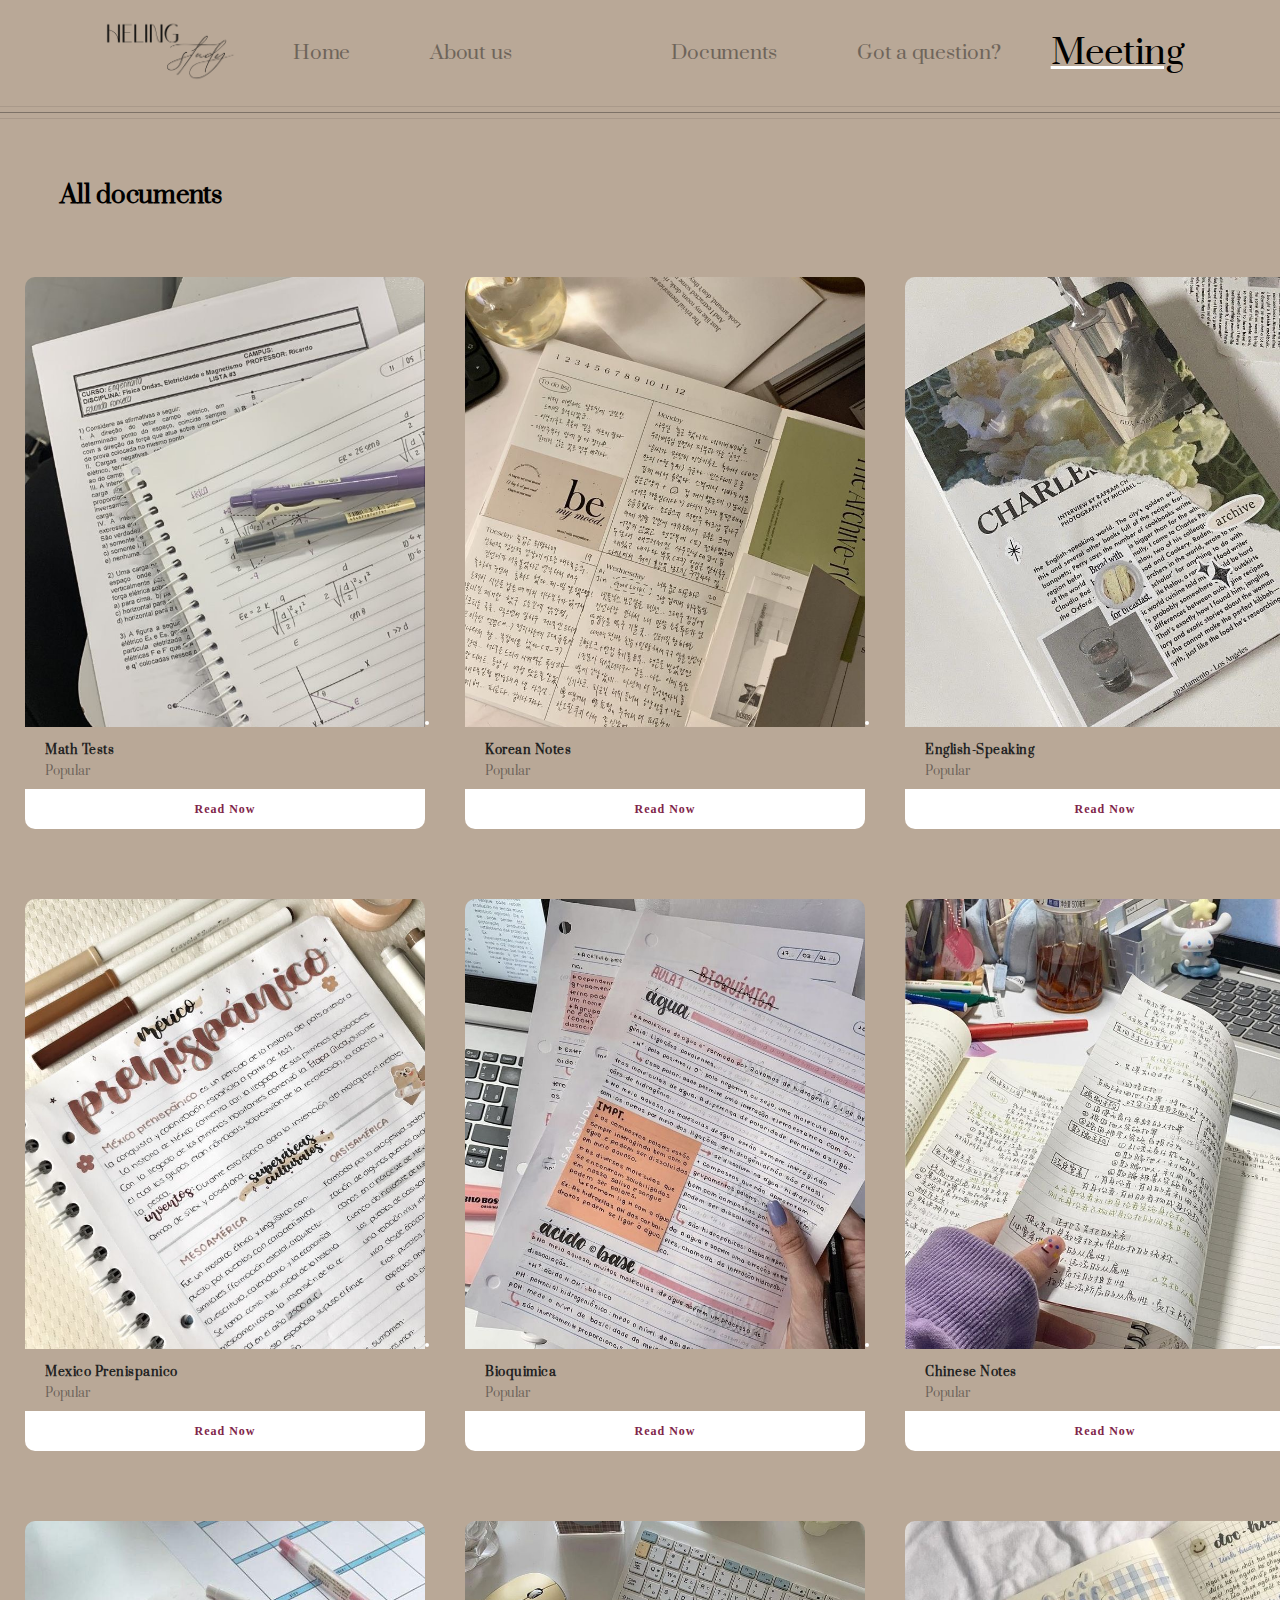
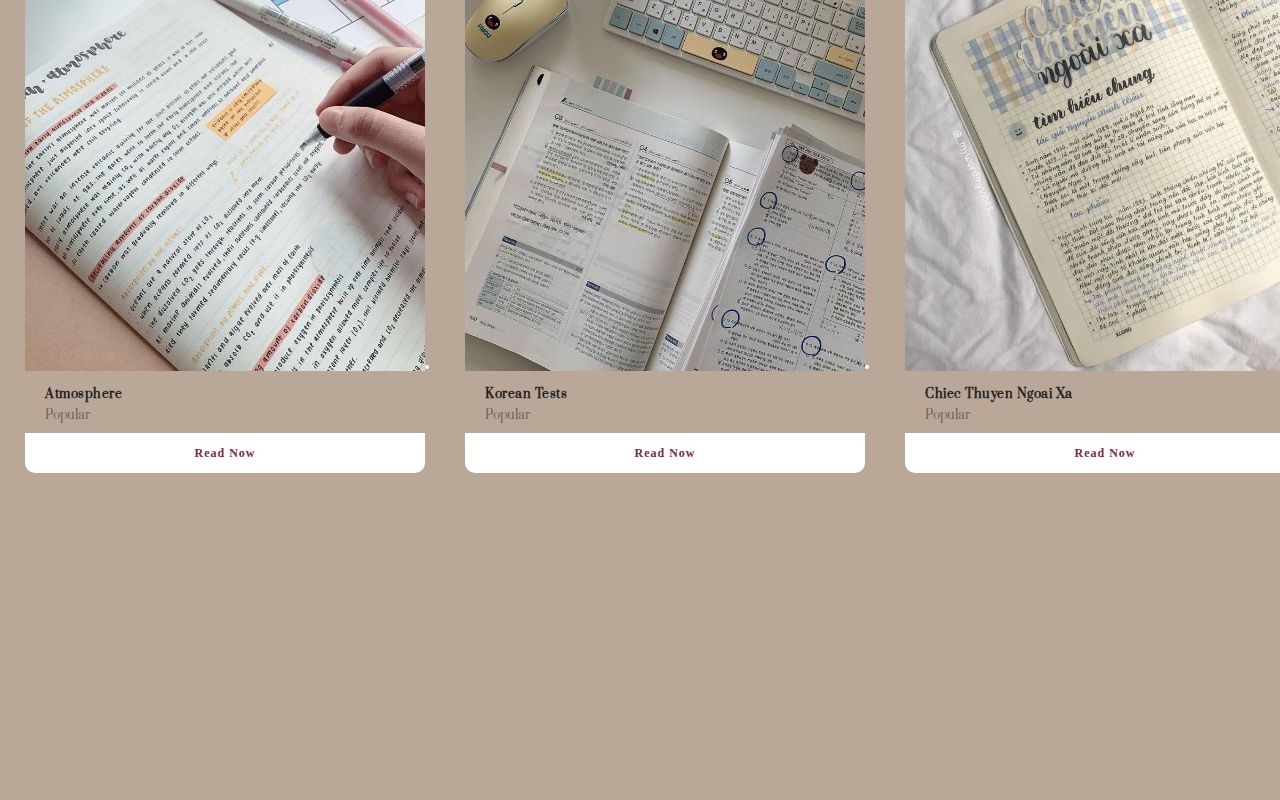
<file: products.html>
<!DOCTYPE html>
<html lang="en">
  <head>
    <meta charset="UTF-8" />
    <meta http-equiv="X-UA-Compatible" content="IE=edge" />
    <meta name="viewport" content="width=device-width, initial-scale=1.0" />
 
    <title>Heling Documents</title>
    <link rel="stylesheet" href="assets/scss/main.css" />
    <!-- Font Prata-->
    <link rel="preconnect" href="https://fonts.googleapis.com" />
    <link rel="preconnect" href="https://fonts.gstatic.com" crossorigin />
    <link
      href="https://fonts.googleapis.com/css2?family=Prata&display=swap"
      rel="stylesheet"
    />
    <!-- Font DM sans  -->
    <link rel="preconnect" href="https://fonts.googleapis.com" />
    <link rel="preconnect" href="https://fonts.gstatic.com" crossorigin />
    <link
      href="https://fonts.googleapis.com/css2?family=DM+Sans:wght@400;500;700&display=swap"
      rel="stylesheet"
    />
    <!-- Icon  -->
    <link rel="icon" href="assets/img/HL.png" type="image/x-icon" />
    <link rel="stylesheet" href="assets/scss/main.css" />
 
    <link
      href="https://cdn.jsdelivr.net/npm/bootstrap@5.1.3/dist/css/bootstrap.min.css"
      rel="stylesheet"
      integrity="sha384-1BmE4kWBq78iYhFldvKuhfTAU6auU8tT94WrHftjDbrCEXSU1oBoqyl2QvZ6jIW3"
      crossorigin="anonymous"
    />
  </head>
  <body>
    <div class="header header_shop" style="background-color: #B9A897">
      <div class="navigation flex">
        <div class="header_logo_box">
          <img src="assets/img/HelingStudy.png" alt="Logo Heling" />
        </div>
        <ul class="flex">
          <li class="home">
            <a href="index.html" style="color: #000">Home</a>
          </li>
          <li class="designer"><a href="index.html" style="color: #000">About us</li>
          <li class="project">
            <a href="products.html" style="color: #000">Documents</a>
          </li>
          <li class="articles">
            <a href="" style="color: #000">Got a question?</a>
          </li>
        </ul>
        <div class="contact">
          <a href="https://kieuoanh176.github.io/helingstudy" style="color: #000; text-decoration: none">Meeting</a>
        </div>
      </div>
      <div class="line line_black">
        <div class="light_line"></div>
        <div class="bold_line"></div>
        <div class="light_line"></div>
      </div>
      <div>
        <div class="shop_text">
          <h1>All documents</h1>
        </div>
      </div>
      <div class="container">
        <!-- <a href="./products/face_cream.html" class="shop-btn">Buy Now</a> -->
        <li class="item-a">
          <!--box-slider--------------->
          <div class="per_products">
            <!--img-box---------->
            <div class="slide-img">
              <img alt="1" src="./assets/img/10.jpg" />
              <!--overlayer---------->
              <div class="overlay">
                <!--buy-btn------>
                <a href="products/face_cream.html" class="buy-btn">Read Now</a>
              </div>
            </div>
            <!--detail-box--------->
            <div class="detail-box">
              <!--type-------->
              <div class="type">
                <a href="products/face_cream.html" class="title_product_shop"
                  >Math Tests</a
                >
                <span>Popular</span>
              </div>
              <!--price-------->
             
            </div>
            <a href="products/face_cream.html" class="shop-btn">Read Now</a>
          </div>
        </li>
        <!-- ------------------------- -->
        <li class="item-a">
          <!--box-slider--------------->
          <div class="per_products">
            <!--img-box---------->
            <div class="slide-img">
              <img alt="1" src="assets/img/11.jpg" />
              <!--overlayer---------->
              <div class="overlay">
                <!--buy-btn------>
                <a href="products/rose_mist.html" class="buy-btn">Read Now</a>
              </div>
            </div>
            <!--detail-box--------->
            <div class="detail-box">
              <!--type-------->
              <div class="type">
                <a href="products/rose_mist.html" class="title_product_shop"
                  >Korean Notes</a
                >
                <span>Popular</span>
              </div>
              <!--price-------->
             
            </div>
            <a href="products/rose_mist.html" class="shop-btn">Read Now</a>
          </div>
        </li>
 
        <!-- --------------------- -->
        <li class="item-a">
          <!--box-slider--------------->
          <div class="per_products">
            <!--img-box---------->
            <div class="slide-img">
              <img alt="1" src="assets/img/12.jpg" />
              <!--overlayer---------->
              <div class="overlay">
                <!--buy-btn------>
                <a href="products/eye_serum.html" class="buy-btn">Read Now</a>
              </div>
            </div>
            <!--detail-box--------->
            <div class="detail-box">
              <!--type-------->
              <div class="type">
                <a href="products/eye_serum.html" class="title_product_shop"
                  >English-Speaking
                </a>
                <span>Popular</span>
              </div>
              <!--price-------->
             
            </div>
            <a href="products/eye_serum.html" class="shop-btn">Read Now</a>
          </div>
        </li>
 
        <!-- ------------------------- -->
        <li class="item-a">
          <!--box-slider--------------->
          <div class="per_products">
            <!--img-box---------->
            <div class="slide-img">
              <img alt="1" src="assets/img/13.jpg" />
              <!--overlayer---------->
              <div class="overlay">
                <!--buy-btn------>
                <a href="products/skin_serum.html" class="buy-btn">Read Now</a>
              </div>
            </div>
            <!--detail-box--------->
            <div class="detail-box">
              <!--type-------->
              <div class="type">
                <a href="products/skin_serum.html" class="title_product_shop"
                  >Mexico Prenispanico
                </a>
                <span>Popular</span>
              </div>
              <!--price-------->
           
            </div>
            <a href="products/skin_serum.html" class="shop-btn">Read Now</a>
          </div>
        </li>
 
        <!-- ------------------------- -->
        <li class="item-a">
          <!--box-slider--------------->
          <div class="per_products">
            <!--img-box---------->
            <div class="slide-img">
              <img alt="1" src="assets/img/14.jpg" />
              <!--overlayer---------->
              <div class="overlay">
                <!--buy-btn------>
                <a href="products/Makeup_removing.html" class="buy-btn"
                  >Read Now</a
                >
              </div>
            </div>
            <!--detail-box--------->
            <div class="detail-box">
              <!--type-------->
              <div class="type">
                <a
                  href="products/Makeup_removing.html"
                  class="title_product_shop"
                  >Bioquimica</a
                >
                <span>Popular</span>
              </div>
              <!--price-------->
             
            </div>
            <a href="products/Makeup_removing.html" class="shop-btn">Read Now</a>
          </div>
        </li>
        <!-- ------------------------- -->
        <li class="item-a">
          <!--box-slider--------------->
          <div class="per_products">
            <!--img-box---------->
            <div class="slide-img">
              <img alt="1" src="assets/img/15.jpg" />
              <!--overlayer---------->
              <div class="overlay">
                <!--buy-btn------>
                <a href="products/foundation_brush.html" class="buy-btn"
                  >Read Now</a
                >
              </div>
            </div>
            <!--detail-box--------->
            <div class="detail-box">
              <!--type-------->
              <div class="type">
                <a
                  href="products/foundation_brush.html"
                  class="title_product_shop"
                  >Chinese Notes</a
                >
                <span>Popular</span>
              </div>
              <!--price-------->
           
            </div>
            <a href="products/foundation_brush.html" class="shop-btn">Read Now</a>
          </div>
        </li>
 
        <!-- ------------------------- -->
        <li class="item-a">
          <!--box-slider--------------->
          <div class="per_products">
            <!--img-box---------->
            <div class="slide-img">
              <img alt="1" src="assets/img/16.jpg" />
              <!--overlayer---------->
              <div class="overlay">
                <!--buy-btn------>
                <a href="products/Powder_brush.html" class="buy-btn"
                  >Read Now</a
                >
              </div>
            </div>
            <!--detail-box--------->
            <div class="detail-box">
              <!--type-------->
              <div class="type">
                <a href="products/Powder_brush.html" class="title_product_shop"
                  >Atmosphere</a
                >
                <span>Popular</span>
              </div>
              <!--price-------->
           
            </div>
            <a href="products/Powder_brush.html" class="shop-btn">Read Now</a>
          </div>
        </li>
 
        <!-- ------------------------- -->
        <li class="item-a">
          <!--box-slider--------------->
          <div class="per_products">
            <!--img-box---------->
            <div class="slide-img">
              <img alt="1" src="assets/img/17.jpg" />
              <!--overlayer---------->
              <div class="overlay">
                <!--buy-btn------>
                <a href="products/concealer_blush.html" class="buy-btn"
                  >Read Now</a
                >
              </div>
            </div>
            <!--detail-box--------->
            <div class="detail-box">
              <!--type-------->
              <div class="type">
                <a
                  href="products/concealer_blush.html"
                  class="title_product_shop"
                  >Korean Tests</a
                >
                <span>Popular</span>
              </div>
              <!--price-------->
             
            </div>
            <a href="products/concealer_blush.html" class="shop-btn">Read Now</a>
          </div>
        </li>
 
        <!-- ------------------------- -->
        <li class="item-a">
          <!--box-slider--------------->
          <div class="per_products">
            <!--img-box---------->
            <div class="slide-img">
              <img alt="1" src="assets/img/18.jpg" />
              <!--overlayer---------->
              <div class="overlay">
                <!--buy-btn------>
                <a href="products/dou_scrunchies.html" class="buy-btn"
                  >Read Now</a
                >
              </div>
            </div>
            <!--detail-box--------->
            <div class="detail-box">
              <!--type-------->
              <div class="type">
                <a
                  href="products/dou_scrunchies.html"
                  class="title_product_shop"
                  >Chiec Thuyen Ngoai Xa</a
                >
                <span>Popular</span>
              </div>
              <!--price-------->
             
            </div>
            <a href="products/dou_scrunchies.html" class="shop-btn">Read Now</a>
          </div>
        </li>
      </div>
    </div>
 
    <script
      src="https://cdn.jsdelivr.net/npm/bootstrap@5.1.3/dist/js/bootstrap.bundle.min.js"
      integrity="sha384-ka7Sk0Gln4gmtz2MlQnikT1wXgYsOg+OMhuP+IlRH9sENBO0LRn5q+8nbTov4+1p"
      crossorigin="anonymous"
    ></script>
  </body>
</html>
</file>
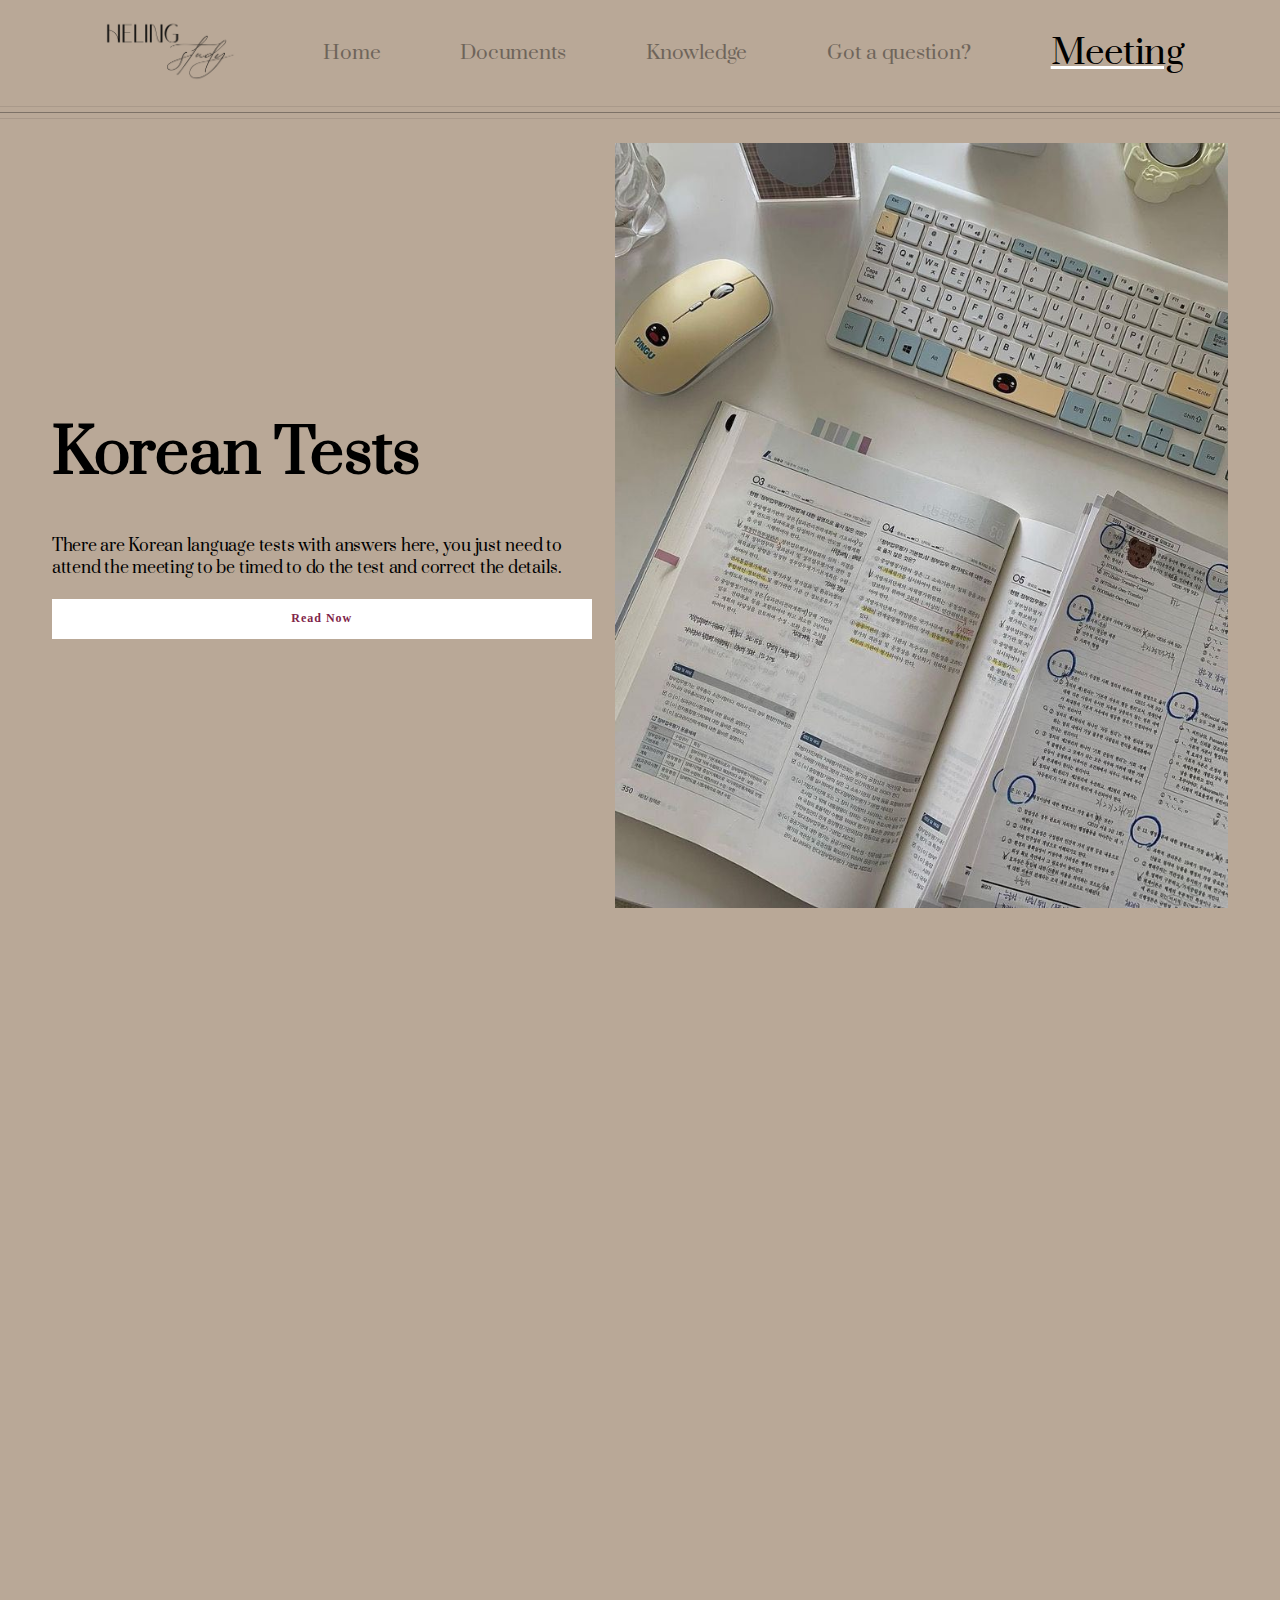
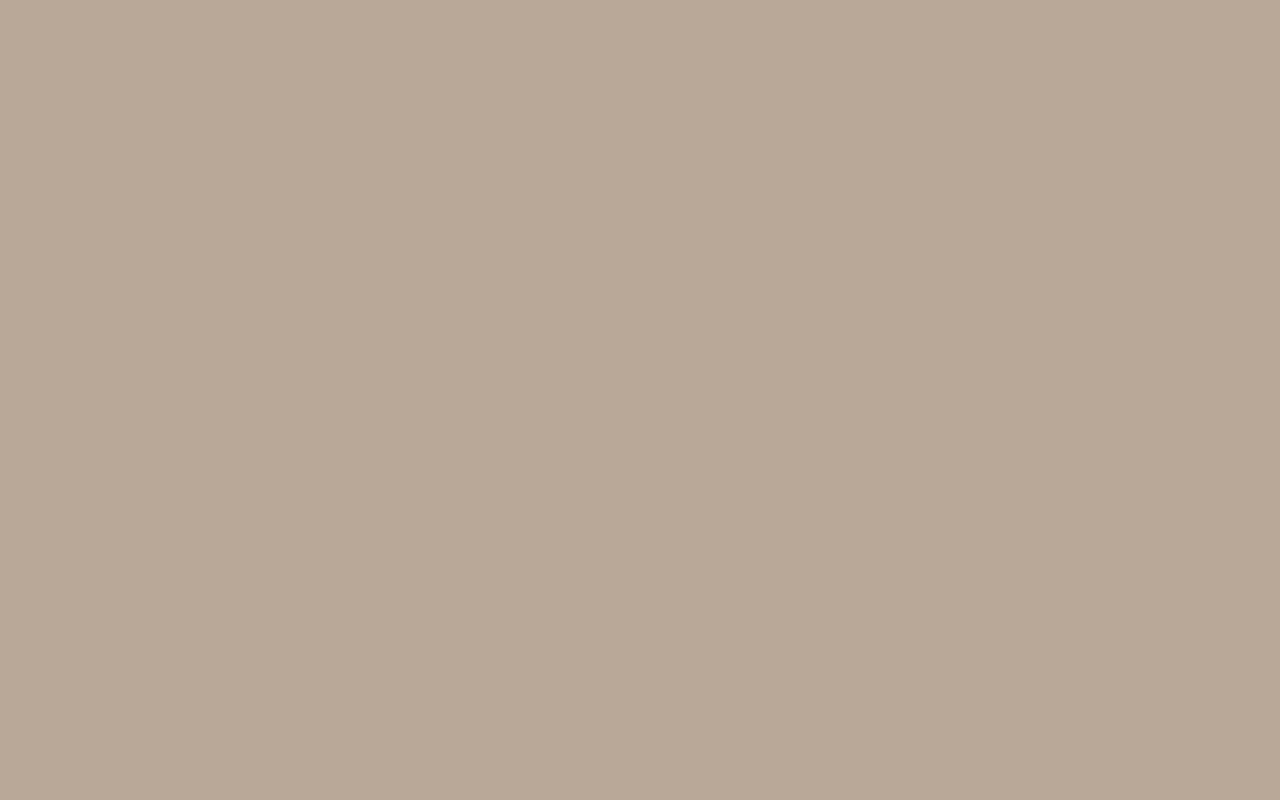
<file: products/concealer_blush.html>
<!DOCTYPE html>
<html lang="en">
  <head>
    <meta charset="UTF-8" />
    <meta http-equiv="X-UA-Compatible" content="IE=edge" />
    <meta name="viewport" content="width=device-width, initial-scale=1.0" />
    <title>Korean Tests</title>
    <link rel="stylesheet" href="../assets/scss/main.css" />
    <!-- Font Prata-->
    <link rel="preconnect" href="https://fonts.googleapis.com" />
    <link rel="preconnect" href="https://fonts.gstatic.com" crossorigin />
    <link
      href="https://fonts.googleapis.com/css2?family=Prata&display=swap"
      rel="stylesheet"
    />
    <!-- Font DM sans  -->
    <link rel="preconnect" href="https://fonts.googleapis.com" />
    <link rel="preconnect" href="https://fonts.gstatic.com" crossorigin />
    <link
      href="https://fonts.googleapis.com/css2?family=DM+Sans:wght@400;500;700&display=swap"
      rel="stylesheet"
    />
    <!-- Icon  -->
    <link rel="icon" href="../assets/img/HL.png" type="image/x-icon" />
    <link rel="stylesheet" href="../assets/scss/main.css" />

    <link
      href="https://cdn.jsdelivr.net/npm/bootstrap@5.1.3/dist/css/bootstrap.min.css"
      rel="stylesheet"
      integrity="sha384-1BmE4kWBq78iYhFldvKuhfTAU6auU8tT94WrHftjDbrCEXSU1oBoqyl2QvZ6jIW3"
      crossorigin="anonymous"
    />
  </head>
  <body>
    <div class="header header_shop" style="background-color: #B9A897">
        <div class="navigation flex">
          <div class="header_logo_box">
            <img src="../assets/img/HelingStudy.png" alt="Logo Heling" />
          </div>
          <ul class="flex">
            <li class="home">
              <a href="../index.html" style="color: #000">Home</a>
            </li>
            <li class="project">
              <a href="../products.html" style="color: #000">Documents</a>
            </li>
            <li class="designer"><a href="" style="color: #000">Knowledge</a></li>
            <li class="articles">
              <a href="" style="color: #000">Got a question?</a>
            </li>
          </ul>
          <div class="contact">
            <a href="https://kieuoanh176.github.io/helingstudy" style="color: #000; text-decoration: none">Meeting</a>
          </div>
        </div>
        <div class="line line_black">
            <div class="light_line"></div>
            <div class="bold_line"></div>
            <div class="light_line"></div>
        </div>
        <div class="per_product_container flex_around">
            <div class="per_product_container_text">
                <h1>Korean Tests</h1>
                <p>There are Korean language tests with answers here, you just need to attend the meeting to be timed to do the test and correct the details.
                </p>
               
                <a href="" class="shop-btn">Read Now</a>
               </div>
            <img src="../assets/img/17.jpg" alt="">
        </div>
                 

  </body>
</html>
</file>
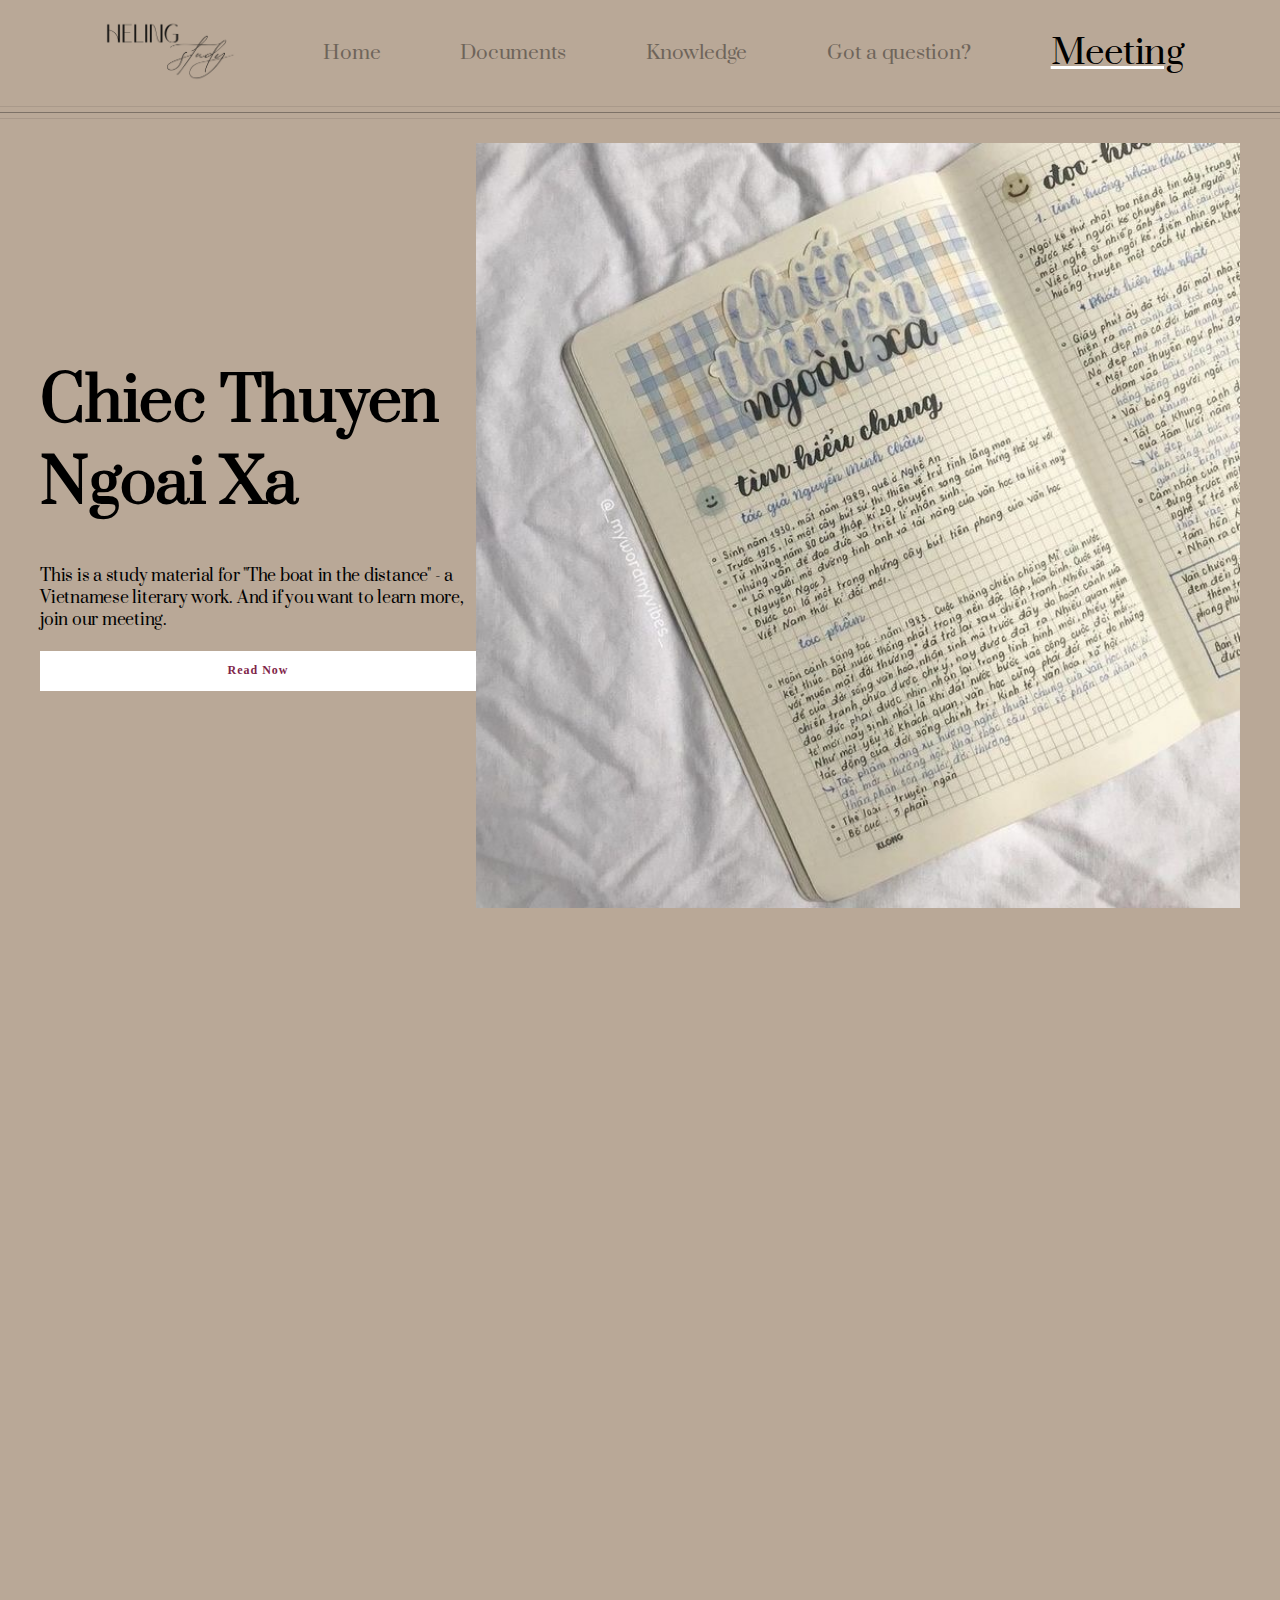
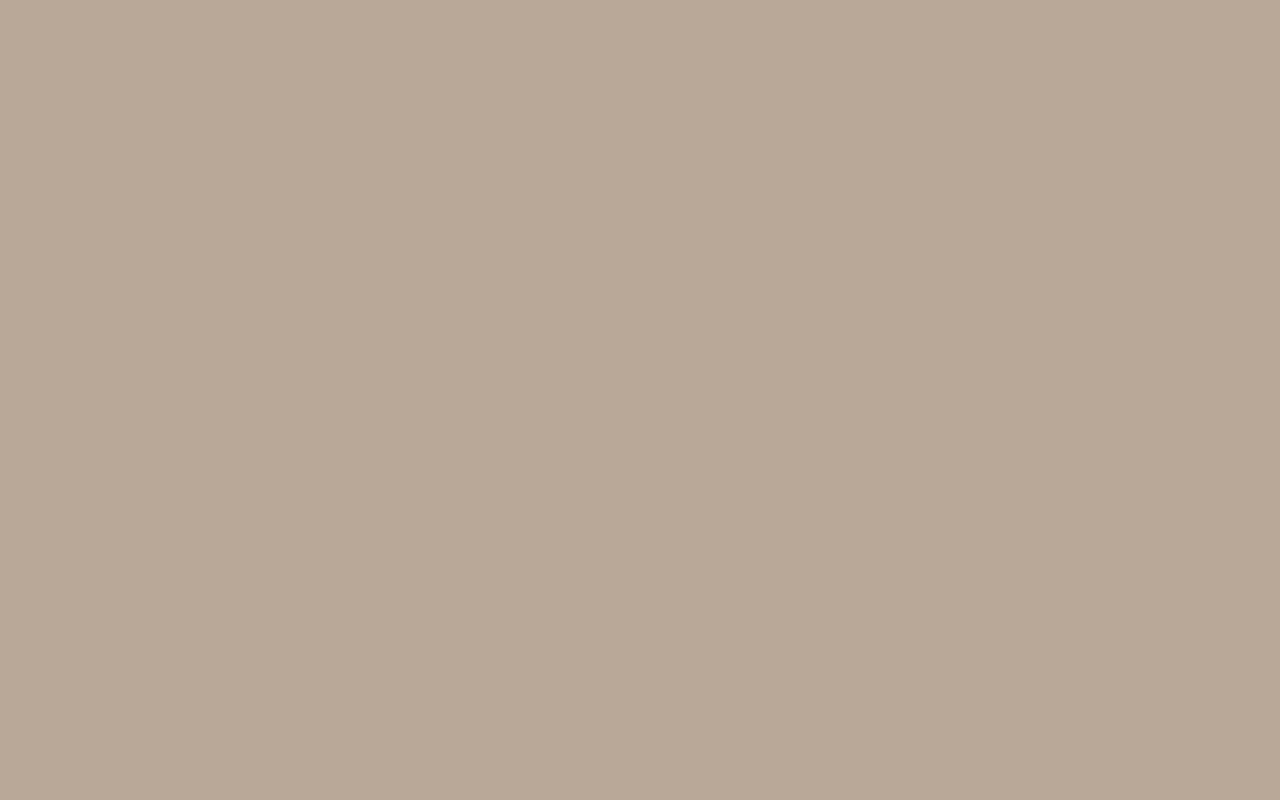
<file: products/dou_scrunchies.html>
<!DOCTYPE html>
<html lang="en">
  <head>
    <meta charset="UTF-8" />
    <meta http-equiv="X-UA-Compatible" content="IE=edge" />
    <meta name="viewport" content="width=device-width, initial-scale=1.0" />
    <title>Chiec Thuyen Ngoai Xa</title>
    <link rel="stylesheet" href="../assets/scss/main.css" />
    <!-- Font Prata-->
    <link rel="preconnect" href="https://fonts.googleapis.com" />
    <link rel="preconnect" href="https://fonts.gstatic.com" crossorigin />
    <link
      href="https://fonts.googleapis.com/css2?family=Prata&display=swap"
      rel="stylesheet"
    />
    <!-- Font DM sans  -->
    <link rel="preconnect" href="https://fonts.googleapis.com" />
    <link rel="preconnect" href="https://fonts.gstatic.com" crossorigin />
    <link
      href="https://fonts.googleapis.com/css2?family=DM+Sans:wght@400;500;700&display=swap"
      rel="stylesheet"
    />
    <!-- Icon  -->
    <link rel="icon" href="../assets/img/HL.png" type="image/x-icon" />
    <link rel="stylesheet" href="../assets/scss/main.css" />

    <link
      href="https://cdn.jsdelivr.net/npm/bootstrap@5.1.3/dist/css/bootstrap.min.css"
      rel="stylesheet"
      integrity="sha384-1BmE4kWBq78iYhFldvKuhfTAU6auU8tT94WrHftjDbrCEXSU1oBoqyl2QvZ6jIW3"
      crossorigin="anonymous"
    />
  </head>
  <body>
    <div class="header header_shop" style="background-color: #B9A897">
        <div class="navigation flex">
          <div class="header_logo_box">
            <img src="../assets/img/HelingStudy.png" alt="Logo Heling" />
          </div>
          <ul class="flex">
            <li class="home">
              <a href="../index.html" style="color: #000">Home</a>
            </li>
            <li class="project">
              <a href="../products.html" style="color: #000">Documents</a>
            </li>
            <li class="designer"><a href="" style="color: #000">Knowledge</a></li>
            <li class="articles">
              <a href="" style="color: #000">Got a question?</a>
            </li>
          </ul>
          <div class="contact">
            <a href="https://kieuoanh176.github.io/helingstudy" style="color: #000; text-decoration: none">Meeting</a>
          </div>
        </div>
        <div class="line line_black">
            <div class="light_line"></div>
            <div class="bold_line"></div>
            <div class="light_line"></div>
        </div>
        <div class="per_product_container flex_around">
            <div class="per_product_container_text">
                <h1>Chiec Thuyen Ngoai Xa</h1>
                <p>This is a study material for "The boat in the distance" - a Vietnamese literary work. And if you want to learn more, join our meeting.
                </p>
                
                <a href="dou_scrunchies.html" class="shop-btn">Read Now</a>
            </div>
            <img src="../assets/img/18.jpg" alt="">
        </div>
  </body>
</html>
</file>
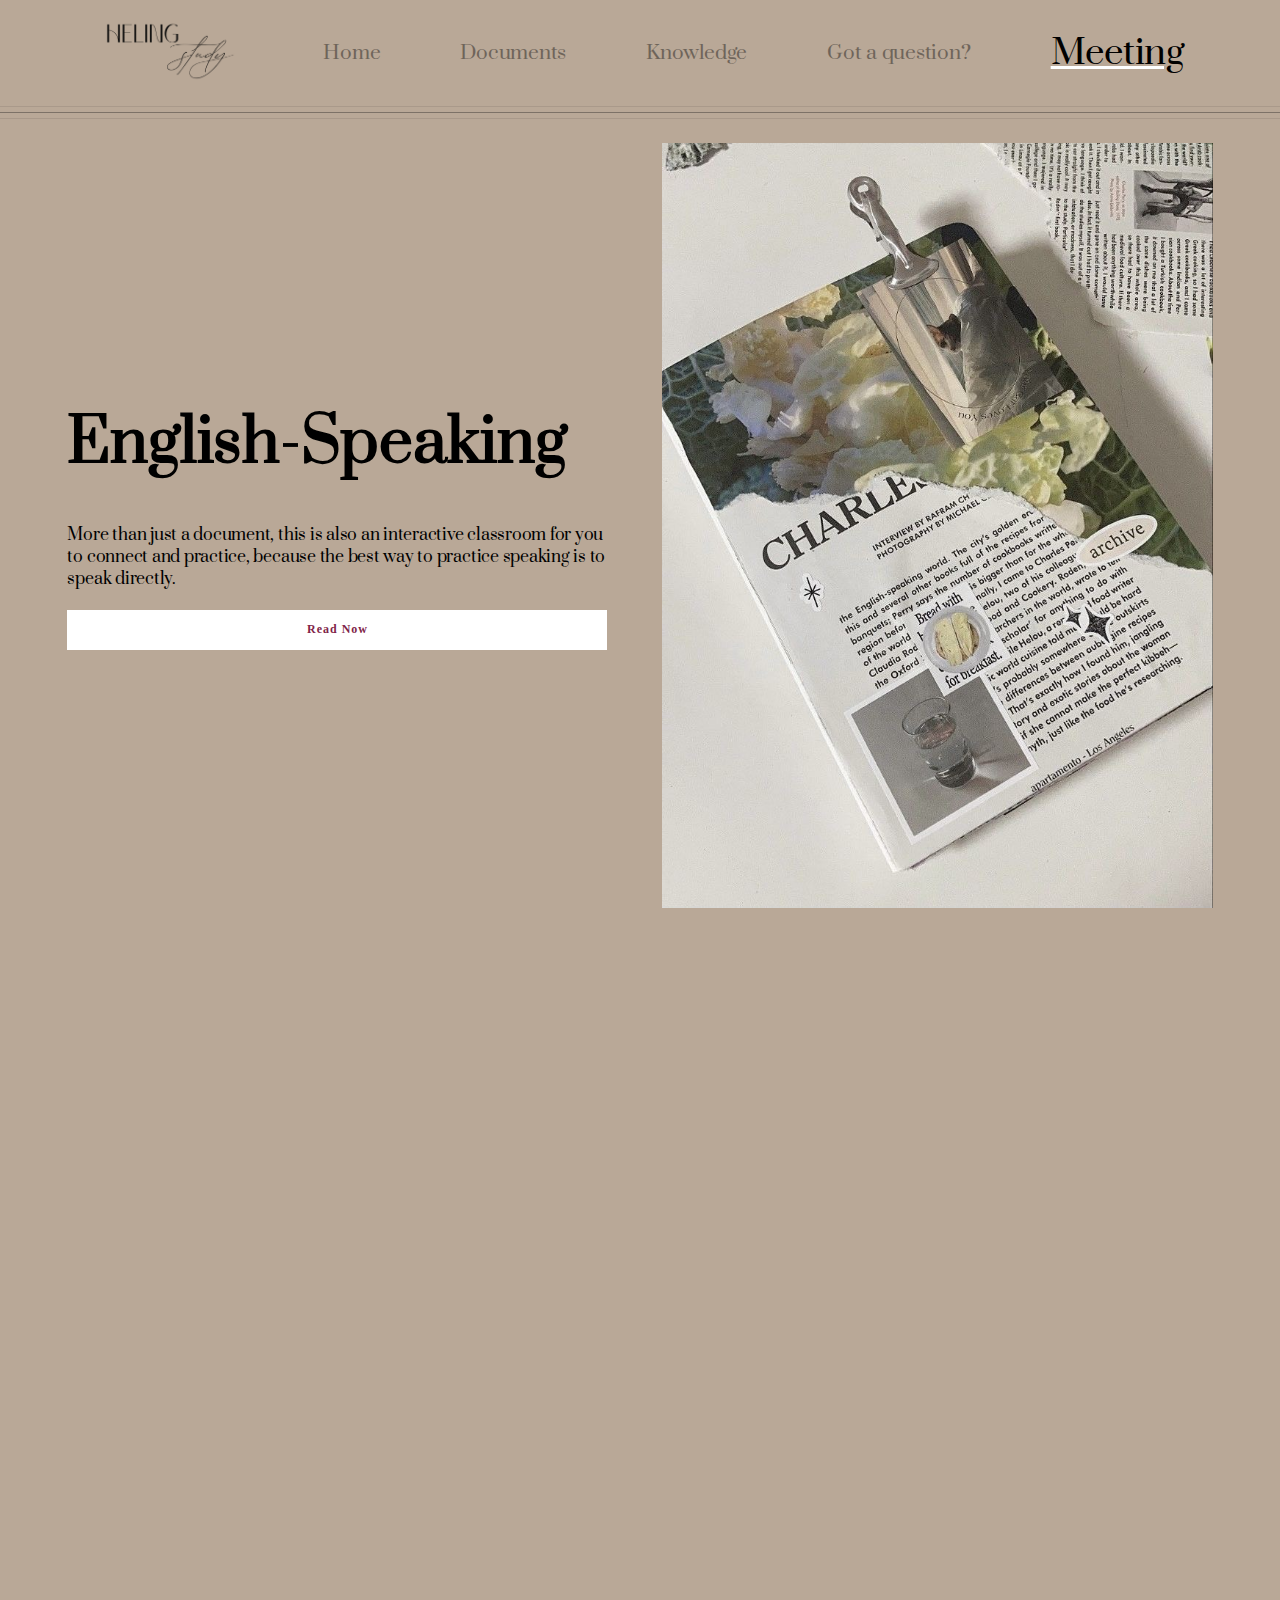
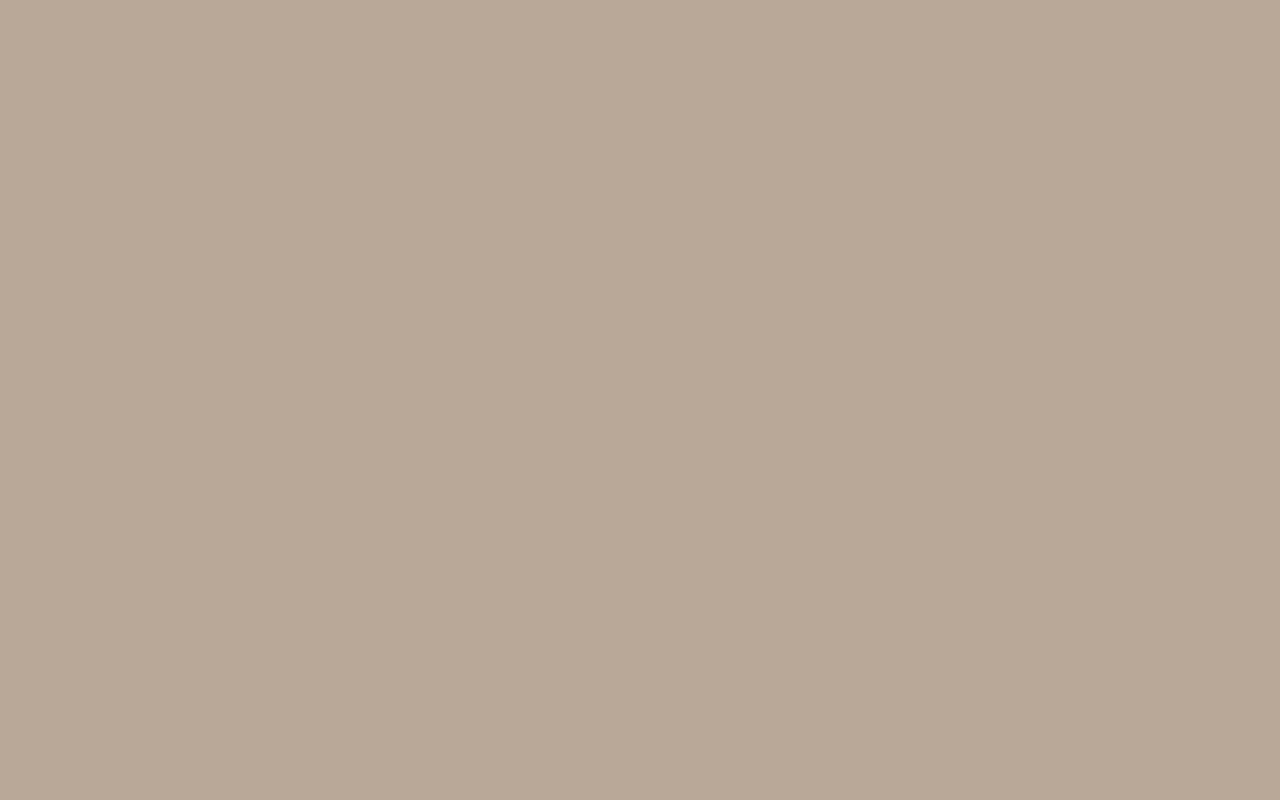
<file: products/eye_serum.html>
<!DOCTYPE html>
<html lang="en">
  <head>
    <meta charset="UTF-8" />
    <meta http-equiv="X-UA-Compatible" content="IE=edge" />
    <meta name="viewport" content="width=device-width, initial-scale=1.0" />
    <title>English-Speaking</title>
    <link rel="stylesheet" href="../assets/scss/main.css" />
    <!-- Font Prata-->
    <link rel="preconnect" href="https://fonts.googleapis.com" />
    <link rel="preconnect" href="https://fonts.gstatic.com" crossorigin />
    <link
      href="https://fonts.googleapis.com/css2?family=Prata&display=swap"
      rel="stylesheet"
    />
    <!-- Font DM sans  -->
    <link rel="preconnect" href="https://fonts.googleapis.com" />
    <link rel="preconnect" href="https://fonts.gstatic.com" crossorigin />
    <link
      href="https://fonts.googleapis.com/css2?family=DM+Sans:wght@400;500;700&display=swap"
      rel="stylesheet"
    />
    <!-- Icon  -->
    <link rel="icon" href="../assets/img/HL.png" type="image/x-icon" />
    <link rel="stylesheet" href="../assets/scss/main.css" />

    <link
      href="https://cdn.jsdelivr.net/npm/bootstrap@5.1.3/dist/css/bootstrap.min.css"
      rel="stylesheet"
      integrity="sha384-1BmE4kWBq78iYhFldvKuhfTAU6auU8tT94WrHftjDbrCEXSU1oBoqyl2QvZ6jIW3"
      crossorigin="anonymous"
    />
  </head>
  <body>
    <div class="header header_shop" style="background-color: #B9A897">
        <div class="navigation flex">
          <div class="header_logo_box">
            <img src="../assets/img/HelingStudy.png" alt="Logo Heling" />
          </div>
          <ul class="flex">
            <li class="home">
              <a href="../index.html" style="color: #000">Home</a>
            </li>
            <li class="project">
              <a href="../products.html" style="color: #000">Documents</a>
            </li>
            <li class="designer"><a href="" style="color: #000">Knowledge</a></li>
            <li class="articles">
              <a href="" style="color: #000">Got a question?</a>
            </li>
          </ul>
          <div class="contact">
            <a href="https://kieuoanh176.github.io/helingstudy" style="color: #000; text-decoration: none">Meeting</a>
          </div>
        </div>
        <div class="line line_black">
            <div class="light_line"></div>
            <div class="bold_line"></div>
            <div class="light_line"></div>
        </div>
        <div class="per_product_container flex_around">
            <div class="per_product_container_text">
                <h1>English-Speaking 
                </h1>
                <p>More than just a document, this is also an interactive classroom for you to connect and practice, because the best way to practice speaking is to speak directly.
                </p>
                <a href="eye_serum.html" class="shop-btn">Read Now</a>
            </div>
            <img src="../assets/img/12.jpg" alt="">
        </div>
  </body>
</html>
</file>
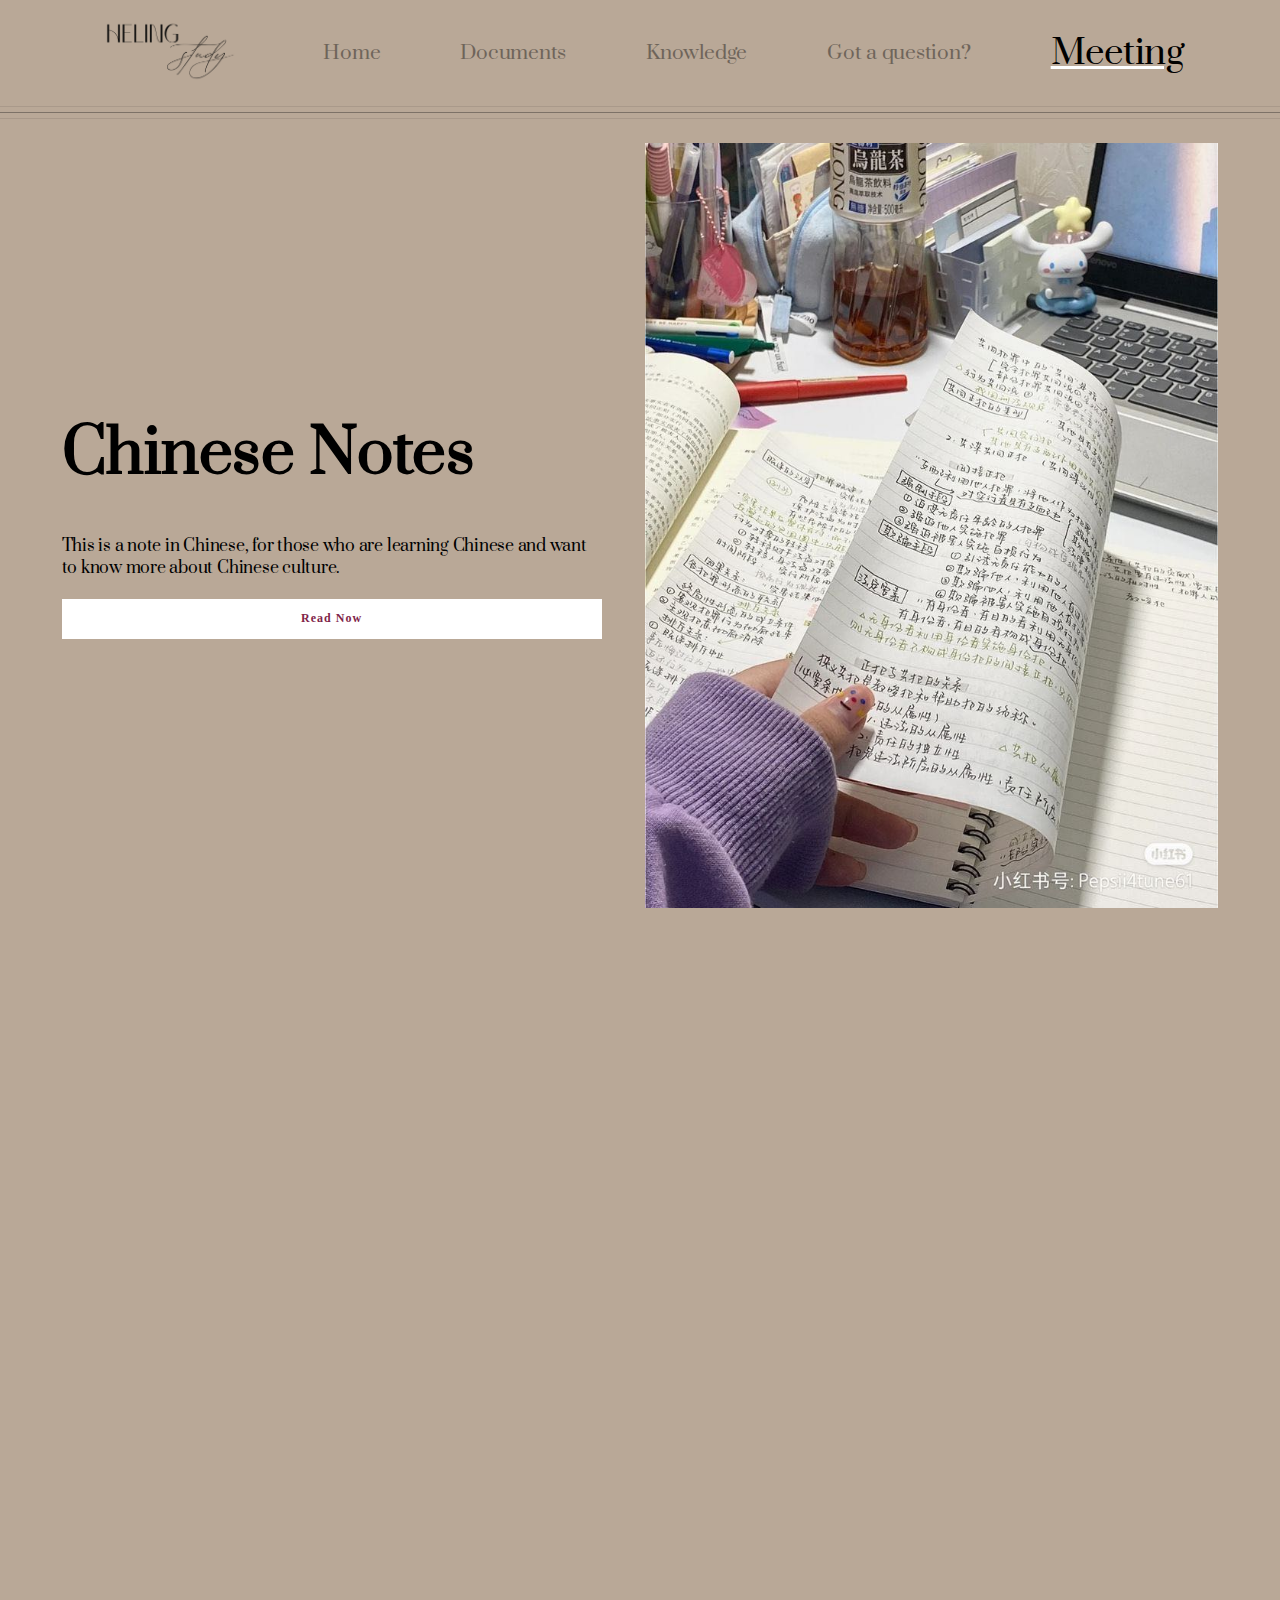
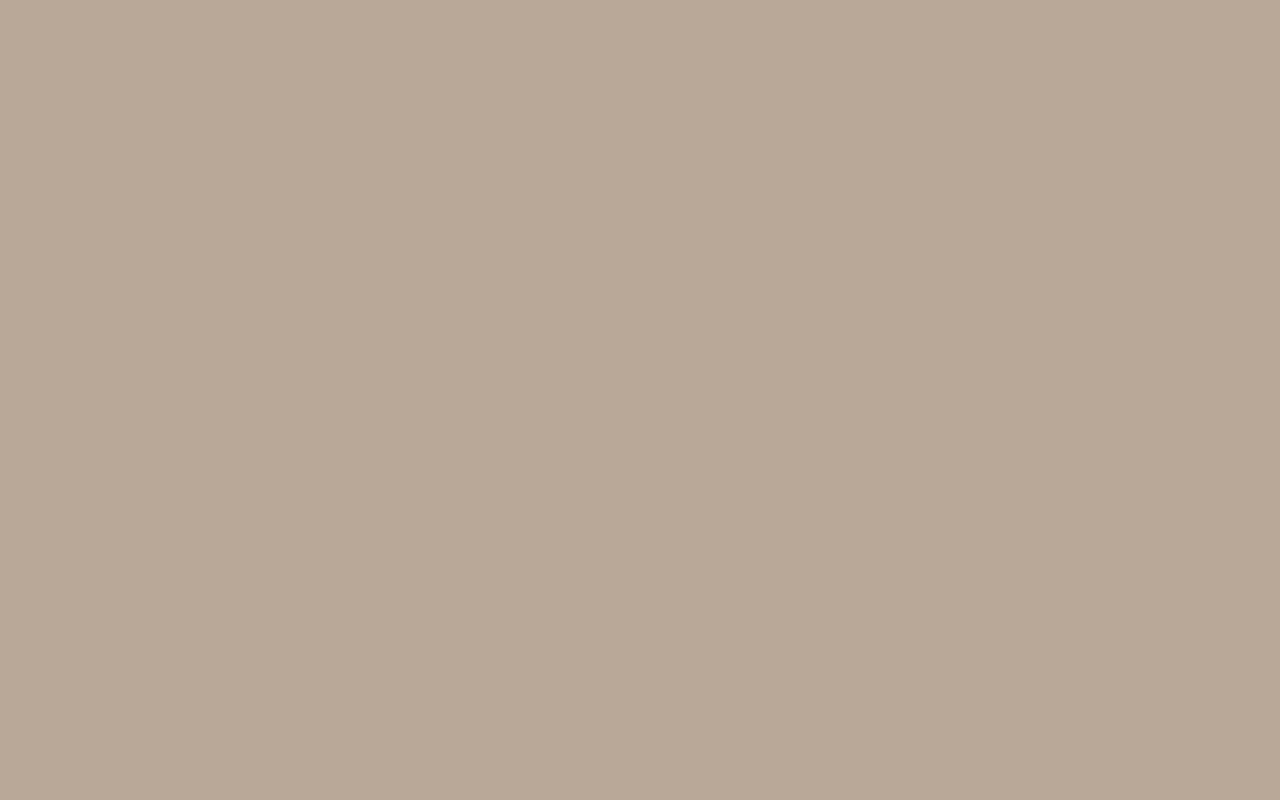
<file: products/foundation_brush.html>
<!DOCTYPE html>
<html lang="en">
  <head>
    <meta charset="UTF-8" />
    <meta http-equiv="X-UA-Compatible" content="IE=edge" />
    <meta name="viewport" content="width=device-width, initial-scale=1.0" />
    <title>Chinese Notes</title>
    <link rel="stylesheet" href="../assets/scss/main.css" />
    <!-- Font Prata-->
    <link rel="preconnect" href="https://fonts.googleapis.com" />
    <link rel="preconnect" href="https://fonts.gstatic.com" crossorigin />
    <link
      href="https://fonts.googleapis.com/css2?family=Prata&display=swap"
      rel="stylesheet"
    />
    <!-- Font DM sans  -->
    <link rel="preconnect" href="https://fonts.googleapis.com" />
    <link rel="preconnect" href="https://fonts.gstatic.com" crossorigin />
    <link
      href="https://fonts.googleapis.com/css2?family=DM+Sans:wght@400;500;700&display=swap"
      rel="stylesheet"
    />
    <!-- Icon  -->
    <link rel="icon" href="../assets/img/HL.png" type="image/x-icon" />
    <link rel="stylesheet" href="../assets/scss/main.css" />

    <link
      href="https://cdn.jsdelivr.net/npm/bootstrap@5.1.3/dist/css/bootstrap.min.css"
      rel="stylesheet"
      integrity="sha384-1BmE4kWBq78iYhFldvKuhfTAU6auU8tT94WrHftjDbrCEXSU1oBoqyl2QvZ6jIW3"
      crossorigin="anonymous"
    />
  </head>
  <body>
    <div class="header header_shop" style="background-color: #B9A897">
        <div class="navigation flex">
          <div class="header_logo_box">
            <img src="../assets/img/HelingStudy.png" alt="Logo Heling" />
          </div>
          <ul class="flex">
            <li class="home">
              <a href="../index.html" style="color: #000">Home</a>
            </li>
            <li class="project">
              <a href="../products.html" style="color: #000">Documents</a>
            </li>
            <li class="designer"><a href="" style="color: #000">Knowledge</a></li>
            <li class="articles">
              <a href="" style="color: #000">Got a question?</a>
            </li>
          </ul>
          <div class="contact">
            <a href="https://kieuoanh176.github.io/helingstudy" style="color: #000; text-decoration: none">Meeting</a>
          </div>
        </div>
        <div class="line line_black">
            <div class="light_line"></div>
            <div class="bold_line"></div>
            <div class="light_line"></div>
        </div>
        <div class="per_product_container flex_around">
            <div class="per_product_container_text">
                <h1>Chinese Notes</h1>
                <p> This is a note in Chinese, for those who are learning Chinese and want to know more about Chinese culture.
                </p>
               
                <a href="./foundation_brush.html" class="shop-btn">Read Now</a>
            </div>
            <img src="../assets/img/15.jpg" alt="">
        </div>
  </body>
</html>
</file>
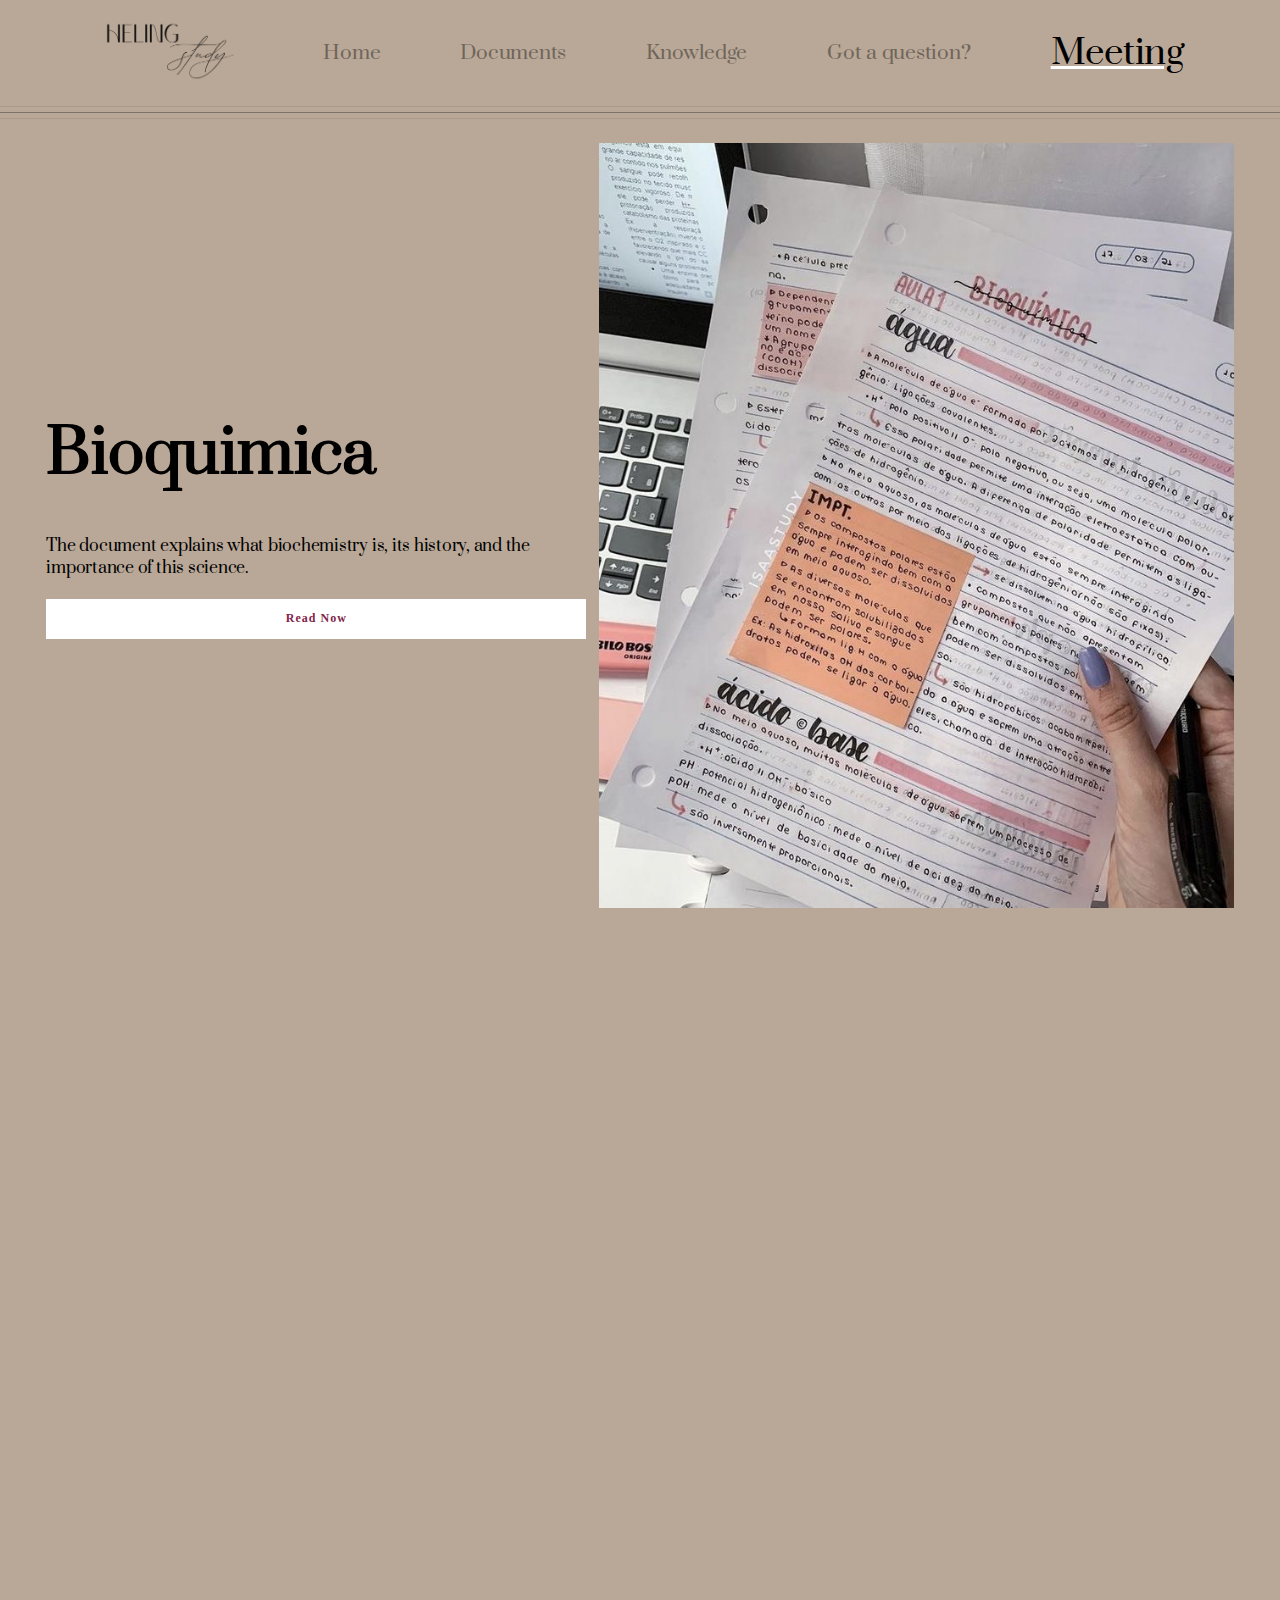
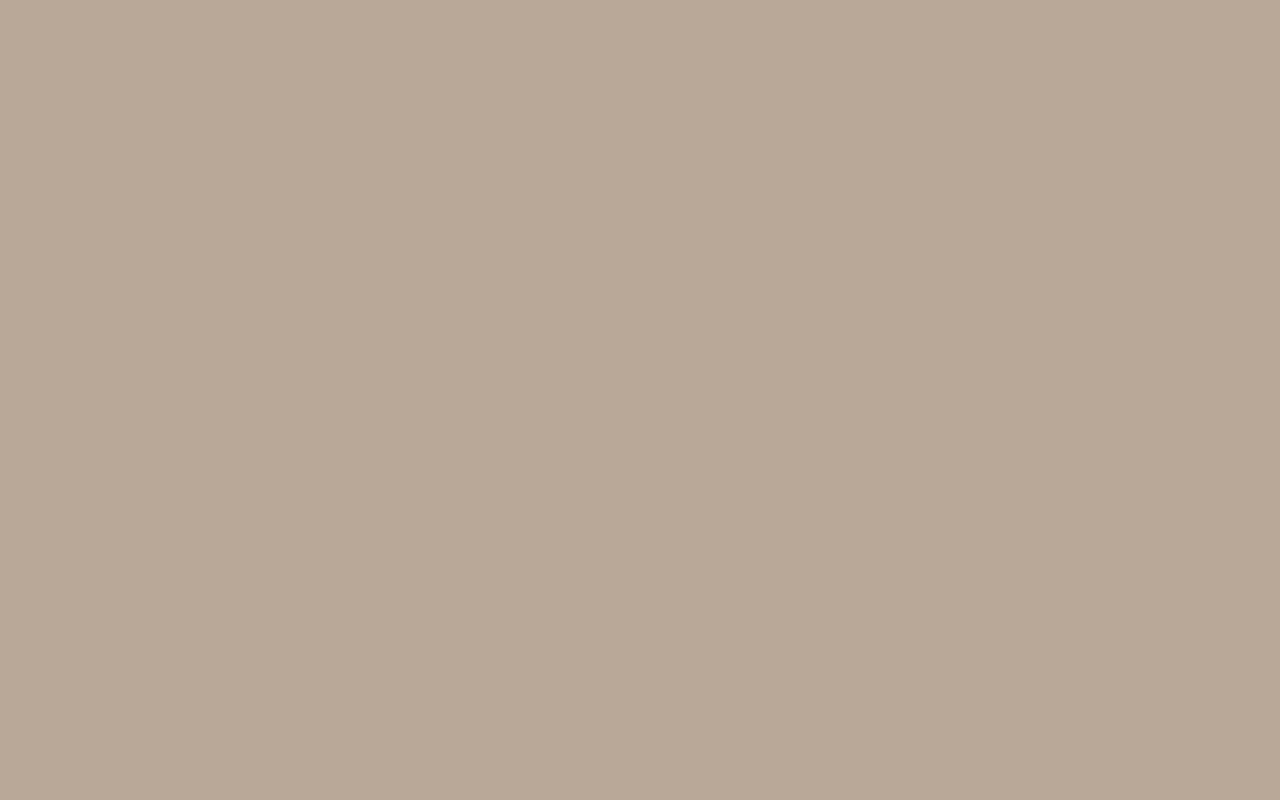
<file: products/Makeup_removing.html>
<!DOCTYPE html>
<html lang="en">
  <head>
    <meta charset="UTF-8" />
    <meta http-equiv="X-UA-Compatible" content="IE=edge" />
    <meta name="viewport" content="width=device-width, initial-scale=1.0" />
    <title>Bioquimica</title>
    <link rel="stylesheet" href="../assets/scss/main.css" />
    <!-- Font Prata-->
    <link rel="preconnect" href="https://fonts.googleapis.com" />
    <link rel="preconnect" href="https://fonts.gstatic.com" crossorigin />
    <link
      href="https://fonts.googleapis.com/css2?family=Prata&display=swap"
      rel="stylesheet"
    />
    <!-- Font DM sans  -->
    <link rel="preconnect" href="https://fonts.googleapis.com" />
    <link rel="preconnect" href="https://fonts.gstatic.com" crossorigin />
    <link
      href="https://fonts.googleapis.com/css2?family=DM+Sans:wght@400;500;700&display=swap"
      rel="stylesheet"
    />
    <!-- Icon  -->
    <link rel="icon" href="../assets/img/HL.png" type="image/x-icon" />
    <link rel="stylesheet" href="../assets/scss/main.css" />

    <link
      href="https://cdn.jsdelivr.net/npm/bootstrap@5.1.3/dist/css/bootstrap.min.css"
      rel="stylesheet"
      integrity="sha384-1BmE4kWBq78iYhFldvKuhfTAU6auU8tT94WrHftjDbrCEXSU1oBoqyl2QvZ6jIW3"
      crossorigin="anonymous"
    />
  </head>
  <body>
    <div class="header header_shop" style="background-color: #B9A897">
        <div class="navigation flex">
          <div class="header_logo_box">
            <img src="../assets/img/HelingStudy.png" alt="Logo Heling" />
          </div>
          <ul class="flex">
            <li class="home">
              <a href="../index.html" style="color: #000">Home</a>
            </li>
            <li class="project">
              <a href="../products.html" style="color: #000">Documents</a>
            </li>
            <li class="designer"><a href="" style="color: #000">Knowledge</a></li>
            <li class="articles">
              <a href="" style="color: #000">Got a question?</a>
            </li>
          </ul>
          <div class="contact">
            <a href="https://kieuoanh176.github.io/helingstudy" style="color: #000; text-decoration: none">Meeting</a>
          </div>
        </div>
        <div class="line line_black">
            <div class="light_line"></div>
            <div class="bold_line"></div>
            <div class="light_line"></div>
        </div>
        <div class="per_product_container flex_around">
            <div class="per_product_container_text">
                <h1>Bioquimica 
                </h1>
                <p>The document explains what biochemistry is, its history, and the importance of this science.
                </p>
                 
                <a href="./Makeup_removing.html "class="shop-btn">Read Now</a>
            </div>
            <img src="../assets/img/14.jpg" alt="">
        </div>
  </body>
</html>
</file>
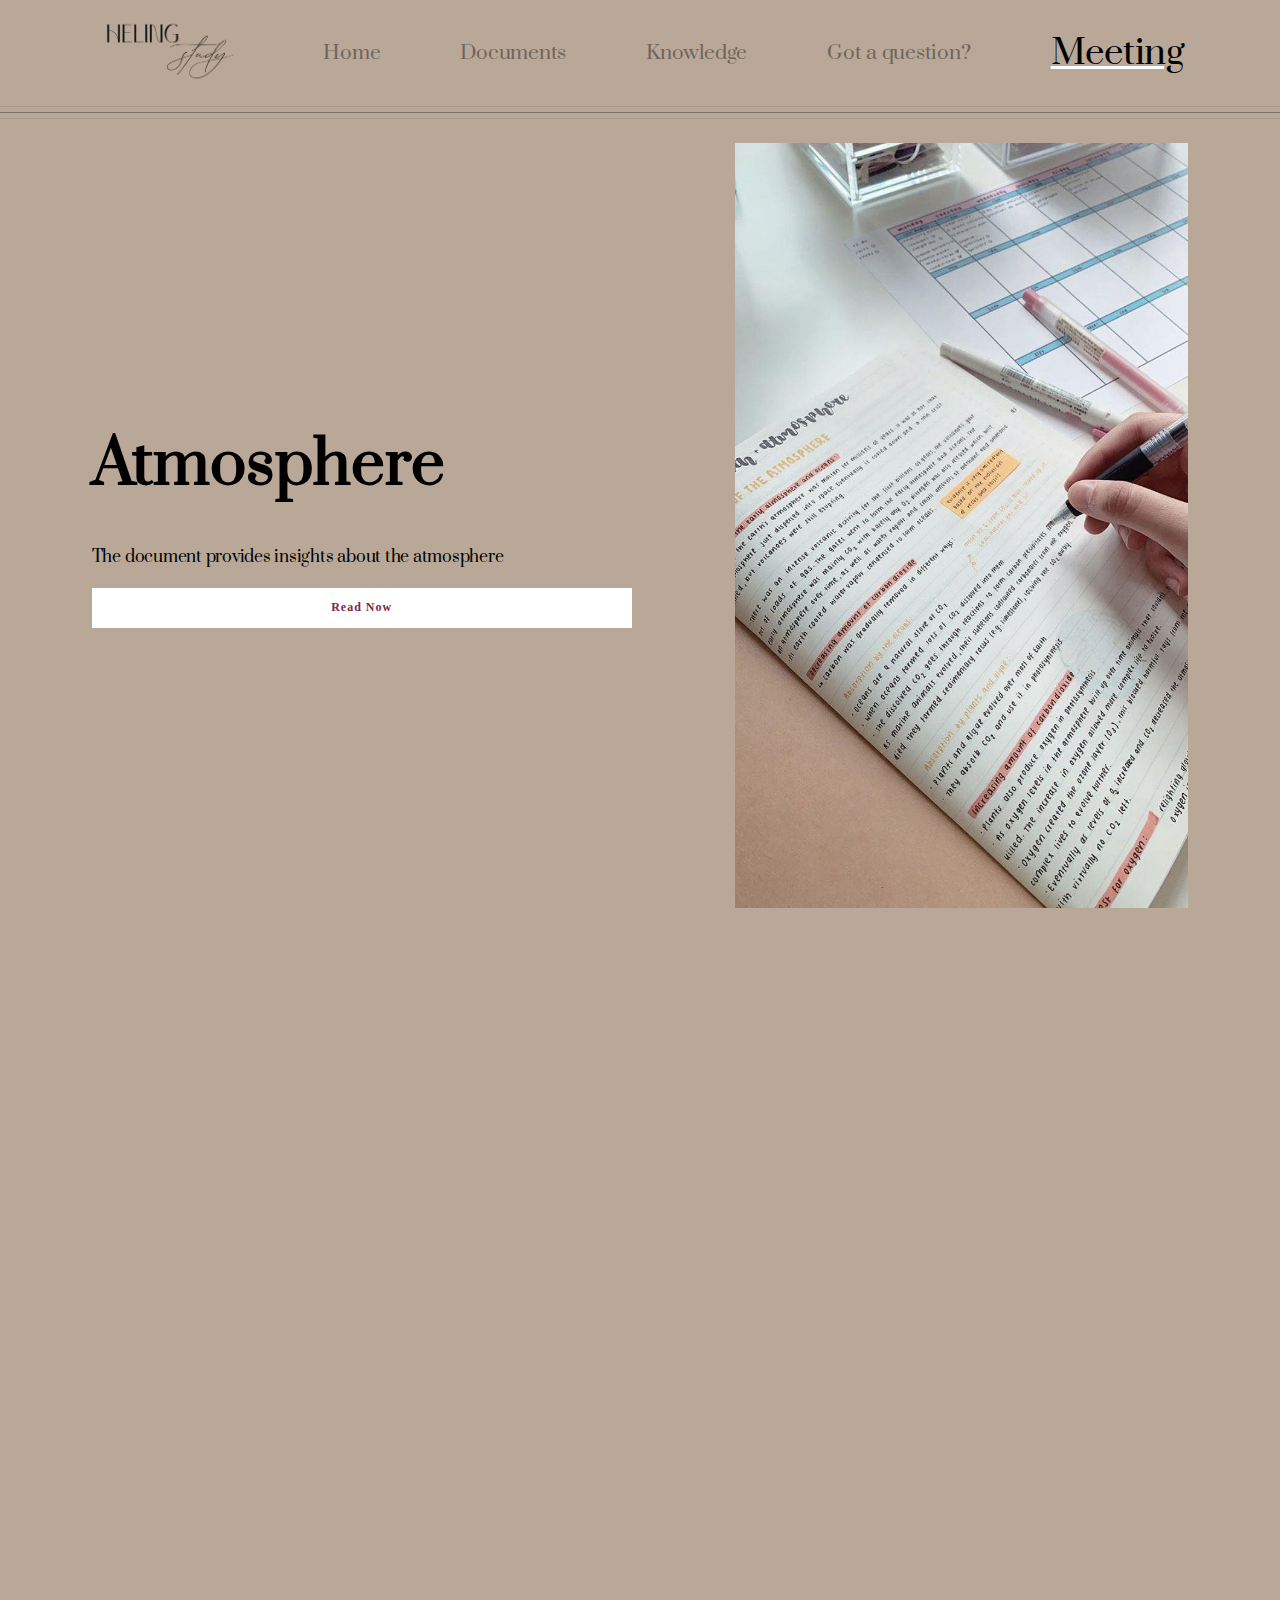
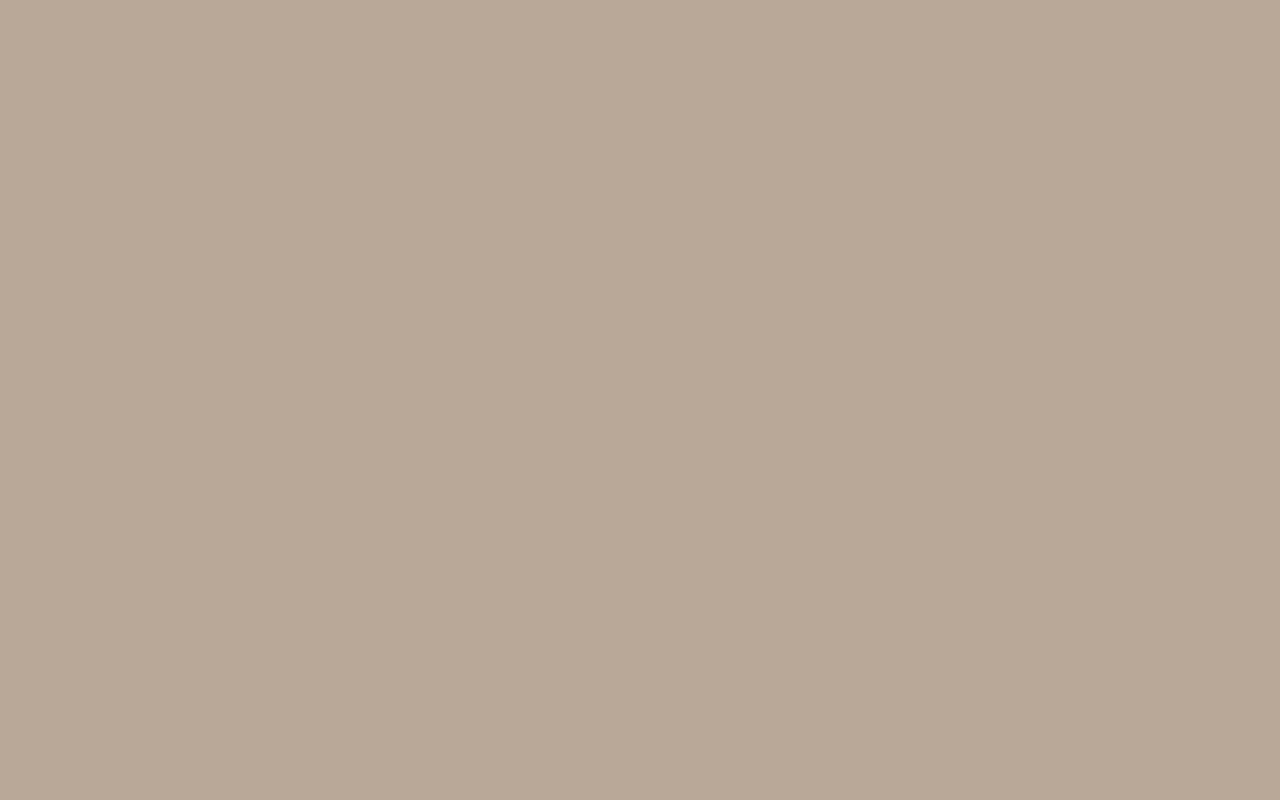
<file: products/Powder_brush.html>
<!DOCTYPE html>
<html lang="en">
  <head>
    <meta charset="UTF-8" />
    <meta http-equiv="X-UA-Compatible" content="IE=edge" />
    <meta name="viewport" content="width=device-width, initial-scale=1.0" />
    <title>Atmosphere</title>
    <link rel="stylesheet" href="../assets/scss/main.css" />
    <!-- Font Prata-->
    <link rel="preconnect" href="https://fonts.googleapis.com" />
    <link rel="preconnect" href="https://fonts.gstatic.com" crossorigin />
    <link
      href="https://fonts.googleapis.com/css2?family=Prata&display=swap"
      rel="stylesheet"
    />
    <!-- Font DM sans  -->
    <link rel="preconnect" href="https://fonts.googleapis.com" />
    <link rel="preconnect" href="https://fonts.gstatic.com" crossorigin />
    <link
      href="https://fonts.googleapis.com/css2?family=DM+Sans:wght@400;500;700&display=swap"
      rel="stylesheet"
    />
    <!-- Icon  -->
    <link rel="icon" href="../assets/img/HL.png" type="image/x-icon" />
    <link rel="stylesheet" href="../assets/scss/main.css" />

    <link
      href="https://cdn.jsdelivr.net/npm/bootstrap@5.1.3/dist/css/bootstrap.min.css"
      rel="stylesheet"
      integrity="sha384-1BmE4kWBq78iYhFldvKuhfTAU6auU8tT94WrHftjDbrCEXSU1oBoqyl2QvZ6jIW3"
      crossorigin="anonymous"
    />
  </head>
  <body>
    <div class="header header_shop" style="background-color: #b9a897">
        <div class="navigation flex">
          <div class="header_logo_box">
            <img src="../assets/img/HelingStudy.png" alt="Logo Heling" />
          </div>
          <ul class="flex">
            <li class="home">
              <a href="../index.html" style="color: #000">Home</a>
            </li>
            <li class="project">
              <a href="../products.html" style="color: #000">Documents</a>
            </li>
            <li class="designer"><a href="" style="color: #000">Knowledge</a></li>
            <li class="articles">
              <a href="" style="color: #000">Got a question?</a>
            </li>
          </ul>
          <div class="contact">
            <a href="https://kieuoanh176.github.io/helingstudy" style="color: #000; text-decoration: none">Meeting</a>
          </div>
        </div>
        <div class="line line_black">
            <div class="light_line"></div>
            <div class="bold_line"></div>
            <div class="light_line"></div>
        </div>
        <div class="per_product_container flex_around">
            <div class="per_product_container_text">
                <h1>Atmosphere</h1>
                <p>The document provides insights about the atmosphere
                </p>
              
                <a href="./Powder_brush.html" class="shop-btn">Read Now</a>
            </div>
            <img src="../assets/img/16.jpg" alt="">
        </div>
  </body>
</html>
</file>
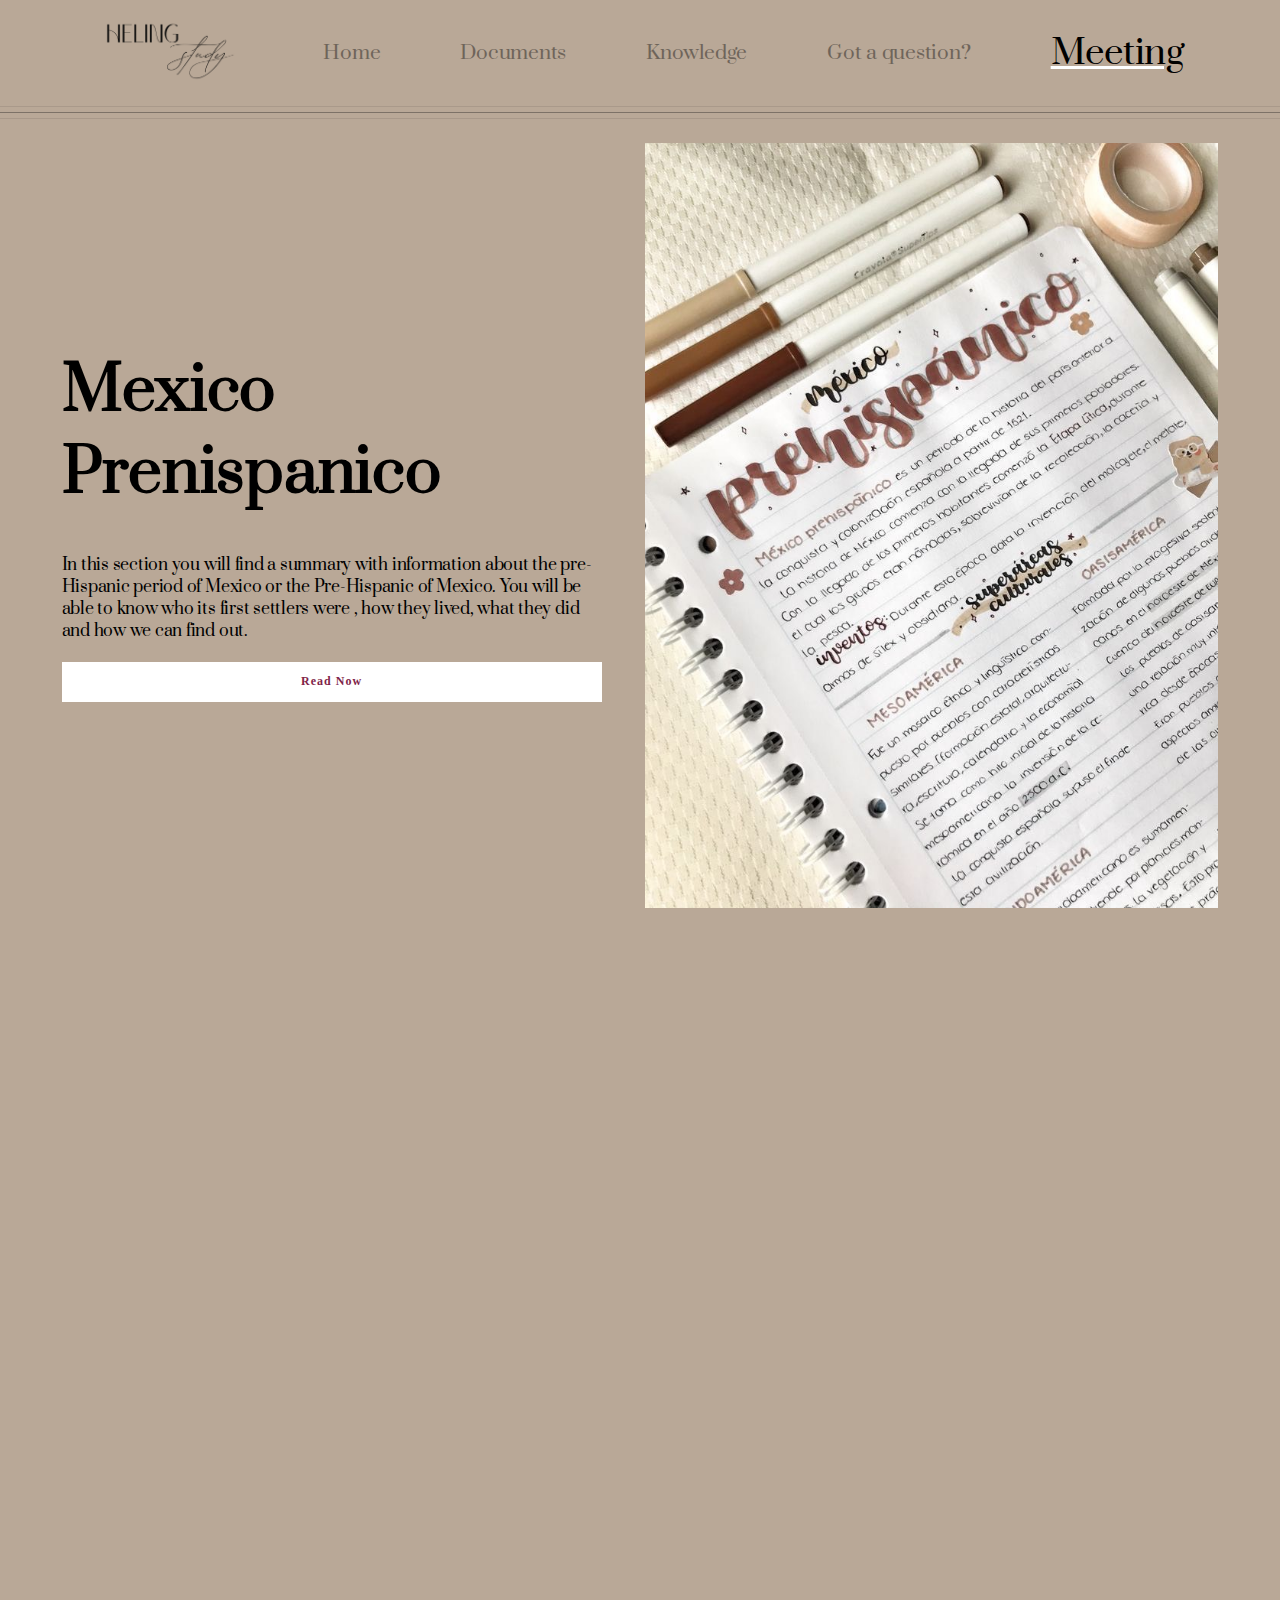
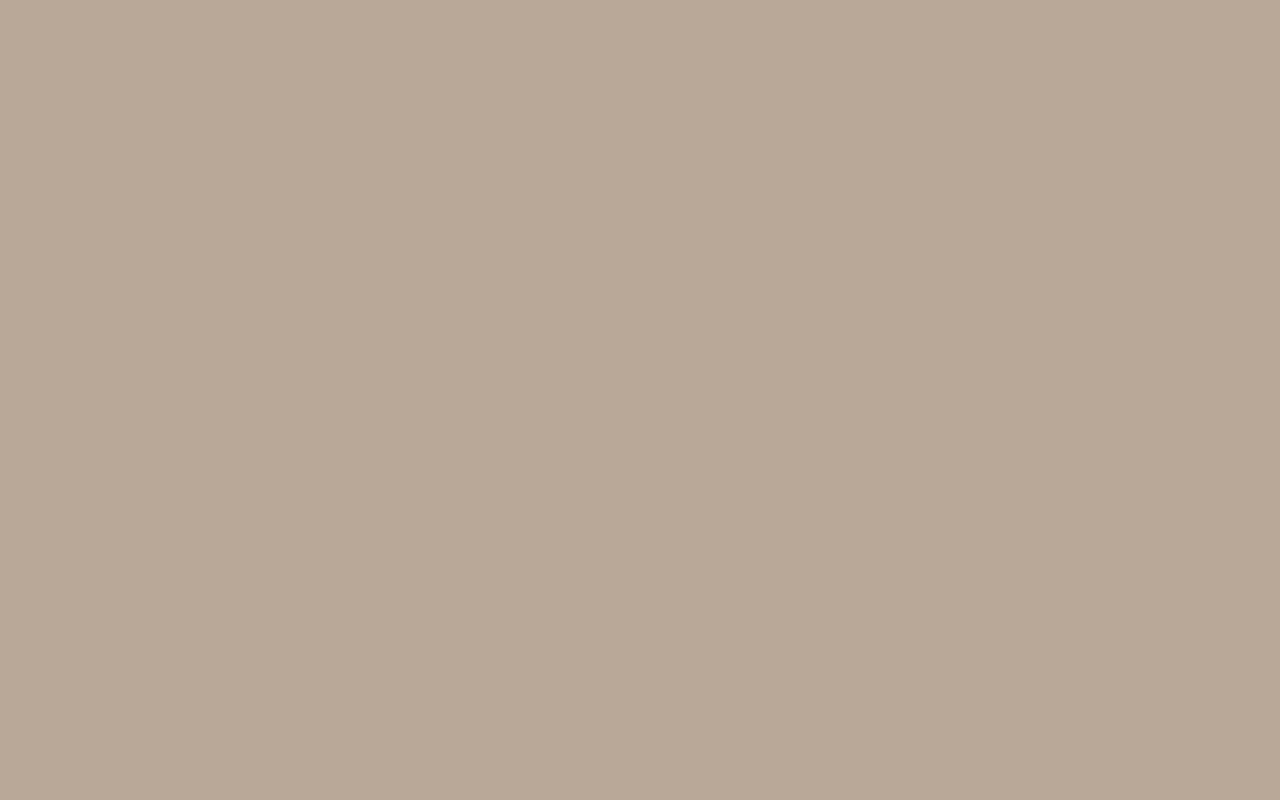
<file: products/skin_serum.html>
<!DOCTYPE html>
<html lang="en">
  <head>
    <meta charset="UTF-8" />
    <meta http-equiv="X-UA-Compatible" content="IE=edge" />
    <meta name="viewport" content="width=device-width, initial-scale=1.0" />
    <title>Mexico Prenispanico</title>
    <link rel="stylesheet" href="../assets/scss/main.css" />
    <!-- Font Prata-->
    <link rel="preconnect" href="https://fonts.googleapis.com" />
    <link rel="preconnect" href="https://fonts.gstatic.com" crossorigin />
    <link
      href="https://fonts.googleapis.com/css2?family=Prata&display=swap"
      rel="stylesheet"
    />
    <!-- Font DM sans  -->
    <link rel="preconnect" href="https://fonts.googleapis.com" />
    <link rel="preconnect" href="https://fonts.gstatic.com" crossorigin />
    <link
      href="https://fonts.googleapis.com/css2?family=DM+Sans:wght@400;500;700&display=swap"
      rel="stylesheet"
    />
    <!-- Icon  -->
    <link rel="icon" href="../assets/img/HL.png" type="image/x-icon" />
    <link rel="stylesheet" href="../assets/scss/main.css" />

    <link
      href="https://cdn.jsdelivr.net/npm/bootstrap@5.1.3/dist/css/bootstrap.min.css"
      rel="stylesheet"
      integrity="sha384-1BmE4kWBq78iYhFldvKuhfTAU6auU8tT94WrHftjDbrCEXSU1oBoqyl2QvZ6jIW3"
      crossorigin="anonymous"
    />
  </head>
  <body>
    <div class="header header_shop" style="background-color: #B9A897">
        <div class="navigation flex">
          <div class="header_logo_box">
            <img src="../assets/img/HelingStudy.png" alt="Logo Heling" />
          </div>
          <ul class="flex">
            <li class="home">
              <a href="../index.html" style="color: #000">Home</a>
            </li>
            <li class="project">
              <a href="../products.html" style="color: #000">Documents</a>
            </li>
            <li class="designer"><a href="" style="color: #000">Knowledge</a></li>
            <li class="articles">
              <a href="" style="color: #000">Got a question?</a>
            </li>
          </ul>
          <div class="contact">
            <a href="https://kieuoanh176.github.io/helingstudy" style="color: #000; text-decoration: none">Meeting</a>
          </div>
        </div>
        <div class="line line_black">
            <div class="light_line"></div>
            <div class="bold_line"></div>
            <div class="light_line"></div>
        </div>
        <div class="per_product_container flex_around">
            <div class="per_product_container_text">
                <h1>Mexico Prenispanico</h1>
                <p>In this section you will find a summary with information about the pre-Hispanic period of Mexico or the Pre-Hispanic of Mexico. You will be able to know who its first settlers were , how they lived, what they did and how we can find out.
                </p>
              
                <a href="./skin_serum.html" class="shop-btn">Read Now</a>
            </div>
            <img src="../assets/img/13.jpg" alt="">
        </div>
  </body>
</html>
</file>
<file: assets/scss/main.css>
@import url("https://fonts.googleapis.com/css2?family=Playfair+Display:ital@1&display=swap");
.well {
  position: relative;
  overflow: hidden;
  -webkit-transition: 1s cubic-bezier(0.5, 0, 0.5, 1);
  transition: 1s cubic-bezier(0.5, 0, 0.5, 1);
}

.panel {
  position: relative;
  height: 100vh;
  overflow: hidden;
  padding: 1em;
  -webkit-box-sizing: border-box;
          box-sizing: border-box;
  color: rgba(255, 255, 255, 0.1);
  cursor: default;
}

.animation-target {
  -webkit-animation: animation 1000ms linear both;
  animation: animation 1000ms linear both;
}

/* Generated with Bounce.js. Edit at http://bouncejs.com#%7Bs%3A%5B%7BT%3A%22c%22%2Ce%3A%22b%22%2Cd%3A1000%2CD%3A0%2Cf%3A%7Bx%3A1%2Cy%3A1%7D%2Ct%3A%7Bx%3A2%2Cy%3A1%7D%2Cs%3A1%2Cb%3A4%7D%2C%7BT%3A%22c%22%2Ce%3A%22b%22%2Cd%3A1000%2CD%3A0%2Cf%3A%7Bx%3A1%2Cy%3A1%7D%2Ct%3A%7Bx%3A1%2Cy%3A2%7D%2Cs%3A1%2Cb%3A6%7D%2C%7BT%3A%22c%22%2Ce%3A%22b%22%2Cd%3A1000%2CD%3A0%2Cf%3A%7Bx%3A1%2Cy%3A1%7D%2Ct%3A%7Bx%3A2%2Cy%3A2%7D%2Cs%3A3%2Cb%3A4%7D%5D%7D */
@-webkit-keyframes animation {
  0% {
    -webkit-transform: matrix3d(1, 0, 0, 0, 0, 1, 0, 0, 0, 0, 1, 0, 0, 0, 0, 1);
    transform: matrix3d(1, 0, 0, 0, 0, 1, 0, 0, 0, 0, 1, 0, 0, 0, 0, 1);
  }
  3.4% {
    -webkit-transform: matrix3d(1.861, 0, 0, 0, 0, 1.99, 0, 0, 0, 0, 1, 0, 0, 0, 0, 1);
    transform: matrix3d(1.861, 0, 0, 0, 0, 1.99, 0, 0, 0, 0, 1, 0, 0, 0, 0, 1);
  }
  4.3% {
    -webkit-transform: matrix3d(2.133, 0, 0, 0, 0, 2.332, 0, 0, 0, 0, 1, 0, 0, 0, 0, 1);
    transform: matrix3d(2.133, 0, 0, 0, 0, 2.332, 0, 0, 0, 0, 1, 0, 0, 0, 0, 1);
  }
  4.7% {
    -webkit-transform: matrix3d(2.256, 0, 0, 0, 0, 2.489, 0, 0, 0, 0, 1, 0, 0, 0, 0, 1);
    transform: matrix3d(2.256, 0, 0, 0, 0, 2.489, 0, 0, 0, 0, 1, 0, 0, 0, 0, 1);
  }
  6.81% {
    -webkit-transform: matrix3d(2.904, 0, 0, 0, 0, 3.313, 0, 0, 0, 0, 1, 0, 0, 0, 0, 1);
    transform: matrix3d(2.904, 0, 0, 0, 0, 3.313, 0, 0, 0, 0, 1, 0, 0, 0, 0, 1);
  }
  8.61% {
    -webkit-transform: matrix3d(3.419, 0, 0, 0, 0, 3.939, 0, 0, 0, 0, 1, 0, 0, 0, 0, 1);
    transform: matrix3d(3.419, 0, 0, 0, 0, 3.939, 0, 0, 0, 0, 1, 0, 0, 0, 0, 1);
  }
  9.41% {
    -webkit-transform: matrix3d(3.624, 0, 0, 0, 0, 4.172, 0, 0, 0, 0, 1, 0, 0, 0, 0, 1);
    transform: matrix3d(3.624, 0, 0, 0, 0, 4.172, 0, 0, 0, 0, 1, 0, 0, 0, 0, 1);
  }
  10.21% {
    -webkit-transform: matrix3d(3.812, 0, 0, 0, 0, 4.371, 0, 0, 0, 0, 1, 0, 0, 0, 0, 1);
    transform: matrix3d(3.812, 0, 0, 0, 0, 4.371, 0, 0, 0, 0, 1, 0, 0, 0, 0, 1);
  }
  12.91% {
    -webkit-transform: matrix3d(4.298, 0, 0, 0, 0, 4.778, 0, 0, 0, 0, 1, 0, 0, 0, 0, 1);
    transform: matrix3d(4.298, 0, 0, 0, 0, 4.778, 0, 0, 0, 0, 1, 0, 0, 0, 0, 1);
  }
  13.61% {
    -webkit-transform: matrix3d(4.386, 0, 0, 0, 0, 4.819, 0, 0, 0, 0, 1, 0, 0, 0, 0, 1);
    transform: matrix3d(4.386, 0, 0, 0, 0, 4.819, 0, 0, 0, 0, 1, 0, 0, 0, 0, 1);
  }
  14.11% {
    -webkit-transform: matrix3d(4.44, 0, 0, 0, 0, 4.833, 0, 0, 0, 0, 1, 0, 0, 0, 0, 1);
    transform: matrix3d(4.44, 0, 0, 0, 0, 4.833, 0, 0, 0, 0, 1, 0, 0, 0, 0, 1);
  }
  17.22% {
    -webkit-transform: matrix3d(4.617, 0, 0, 0, 0, 4.713, 0, 0, 0, 0, 1, 0, 0, 0, 0, 1);
    transform: matrix3d(4.617, 0, 0, 0, 0, 4.713, 0, 0, 0, 0, 1, 0, 0, 0, 0, 1);
  }
  17.52% {
    -webkit-transform: matrix3d(4.621, 0, 0, 0, 0, 4.688, 0, 0, 0, 0, 1, 0, 0, 0, 0, 1);
    transform: matrix3d(4.621, 0, 0, 0, 0, 4.688, 0, 0, 0, 0, 1, 0, 0, 0, 0, 1);
  }
  18.72% {
    -webkit-transform: matrix3d(4.623, 0, 0, 0, 0, 4.572, 0, 0, 0, 0, 1, 0, 0, 0, 0, 1);
    transform: matrix3d(4.623, 0, 0, 0, 0, 4.572, 0, 0, 0, 0, 1, 0, 0, 0, 0, 1);
  }
  21.32% {
    -webkit-transform: matrix3d(4.555, 0, 0, 0, 0, 4.292, 0, 0, 0, 0, 1, 0, 0, 0, 0, 1);
    transform: matrix3d(4.555, 0, 0, 0, 0, 4.292, 0, 0, 0, 0, 1, 0, 0, 0, 0, 1);
  }
  24.32% {
    -webkit-transform: matrix3d(4.407, 0, 0, 0, 0, 4.018, 0, 0, 0, 0, 1, 0, 0, 0, 0, 1);
    transform: matrix3d(4.407, 0, 0, 0, 0, 4.018, 0, 0, 0, 0, 1, 0, 0, 0, 0, 1);
  }
  25.23% {
    -webkit-transform: matrix3d(4.358, 0, 0, 0, 0, 3.957, 0, 0, 0, 0, 1, 0, 0, 0, 0, 1);
    transform: matrix3d(4.358, 0, 0, 0, 0, 3.957, 0, 0, 0, 0, 1, 0, 0, 0, 0, 1);
  }
  28.33% {
    -webkit-transform: matrix3d(4.194, 0, 0, 0, 0, 3.835, 0, 0, 0, 0, 1, 0, 0, 0, 0, 1);
    transform: matrix3d(4.194, 0, 0, 0, 0, 3.835, 0, 0, 0, 0, 1, 0, 0, 0, 0, 1);
  }
  29.03% {
    -webkit-transform: matrix3d(4.16, 0, 0, 0, 0, 3.825, 0, 0, 0, 0, 1, 0, 0, 0, 0, 1);
    transform: matrix3d(4.16, 0, 0, 0, 0, 3.825, 0, 0, 0, 0, 1, 0, 0, 0, 0, 1);
  }
  29.93% {
    -webkit-transform: matrix3d(4.12, 0, 0, 0, 0, 3.82, 0, 0, 0, 0, 1, 0, 0, 0, 0, 1);
    transform: matrix3d(4.12, 0, 0, 0, 0, 3.82, 0, 0, 0, 0, 1, 0, 0, 0, 0, 1);
  }
  35.54% {
    -webkit-transform: matrix3d(3.951, 0, 0, 0, 0, 3.917, 0, 0, 0, 0, 1, 0, 0, 0, 0, 1);
    transform: matrix3d(3.951, 0, 0, 0, 0, 3.917, 0, 0, 0, 0, 1, 0, 0, 0, 0, 1);
  }
  36.74% {
    -webkit-transform: matrix3d(3.933, 0, 0, 0, 0, 3.947, 0, 0, 0, 0, 1, 0, 0, 0, 0, 1);
    transform: matrix3d(3.933, 0, 0, 0, 0, 3.947, 0, 0, 0, 0, 1, 0, 0, 0, 0, 1);
  }
  39.44% {
    -webkit-transform: matrix3d(3.912, 0, 0, 0, 0, 4.007, 0, 0, 0, 0, 1, 0, 0, 0, 0, 1);
    transform: matrix3d(3.912, 0, 0, 0, 0, 4.007, 0, 0, 0, 0, 1, 0, 0, 0, 0, 1);
  }
  41.04% {
    -webkit-transform: matrix3d(3.91, 0, 0, 0, 0, 4.032, 0, 0, 0, 0, 1, 0, 0, 0, 0, 1);
    transform: matrix3d(3.91, 0, 0, 0, 0, 4.032, 0, 0, 0, 0, 1, 0, 0, 0, 0, 1);
  }
  44.44% {
    -webkit-transform: matrix3d(3.923, 0, 0, 0, 0, 4.055, 0, 0, 0, 0, 1, 0, 0, 0, 0, 1);
    transform: matrix3d(3.923, 0, 0, 0, 0, 4.055, 0, 0, 0, 0, 1, 0, 0, 0, 0, 1);
  }
  52.15% {
    -webkit-transform: matrix3d(3.981, 0, 0, 0, 0, 4.011, 0, 0, 0, 0, 1, 0, 0, 0, 0, 1);
    transform: matrix3d(3.981, 0, 0, 0, 0, 4.011, 0, 0, 0, 0, 1, 0, 0, 0, 0, 1);
  }
  59.86% {
    -webkit-transform: matrix3d(4.013, 0, 0, 0, 0, 3.981, 0, 0, 0, 0, 1, 0, 0, 0, 0, 1);
    transform: matrix3d(4.013, 0, 0, 0, 0, 3.981, 0, 0, 0, 0, 1, 0, 0, 0, 0, 1);
  }
  61.66% {
    -webkit-transform: matrix3d(4.015, 0, 0, 0, 0, 3.982, 0, 0, 0, 0, 1, 0, 0, 0, 0, 1);
    transform: matrix3d(4.015, 0, 0, 0, 0, 3.982, 0, 0, 0, 0, 1, 0, 0, 0, 0, 1);
  }
  63.26% {
    -webkit-transform: matrix3d(4.015, 0, 0, 0, 0, 3.985, 0, 0, 0, 0, 1, 0, 0, 0, 0, 1);
    transform: matrix3d(4.015, 0, 0, 0, 0, 3.985, 0, 0, 0, 0, 1, 0, 0, 0, 0, 1);
  }
  75.28% {
    -webkit-transform: matrix3d(4.002, 0, 0, 0, 0, 4.006, 0, 0, 0, 0, 1, 0, 0, 0, 0, 1);
    transform: matrix3d(4.002, 0, 0, 0, 0, 4.006, 0, 0, 0, 0, 1, 0, 0, 0, 0, 1);
  }
  83.98% {
    -webkit-transform: matrix3d(3.997, 0, 0, 0, 0, 4, 0, 0, 0, 0, 1, 0, 0, 0, 0, 1);
    transform: matrix3d(3.997, 0, 0, 0, 0, 4, 0, 0, 0, 0, 1, 0, 0, 0, 0, 1);
  }
  85.49% {
    -webkit-transform: matrix3d(3.997, 0, 0, 0, 0, 3.999, 0, 0, 0, 0, 1, 0, 0, 0, 0, 1);
    transform: matrix3d(3.997, 0, 0, 0, 0, 3.999, 0, 0, 0, 0, 1, 0, 0, 0, 0, 1);
  }
  90.69% {
    -webkit-transform: matrix3d(3.998, 0, 0, 0, 0, 3.998, 0, 0, 0, 0, 1, 0, 0, 0, 0, 1);
    transform: matrix3d(3.998, 0, 0, 0, 0, 3.998, 0, 0, 0, 0, 1, 0, 0, 0, 0, 1);
  }
  100% {
    -webkit-transform: matrix3d(4, 0, 0, 0, 0, 4, 0, 0, 0, 0, 1, 0, 0, 0, 0, 1);
    transform: matrix3d(4, 0, 0, 0, 0, 4, 0, 0, 0, 0, 1, 0, 0, 0, 0, 1);
  }
}

@keyframes animation {
  0% {
    -webkit-transform: matrix3d(1, 0, 0, 0, 0, 1, 0, 0, 0, 0, 1, 0, 0, 0, 0, 1);
    transform: matrix3d(1, 0, 0, 0, 0, 1, 0, 0, 0, 0, 1, 0, 0, 0, 0, 1);
  }
  3.4% {
    -webkit-transform: matrix3d(1.861, 0, 0, 0, 0, 1.99, 0, 0, 0, 0, 1, 0, 0, 0, 0, 1);
    transform: matrix3d(1.861, 0, 0, 0, 0, 1.99, 0, 0, 0, 0, 1, 0, 0, 0, 0, 1);
  }
  4.3% {
    -webkit-transform: matrix3d(2.133, 0, 0, 0, 0, 2.332, 0, 0, 0, 0, 1, 0, 0, 0, 0, 1);
    transform: matrix3d(2.133, 0, 0, 0, 0, 2.332, 0, 0, 0, 0, 1, 0, 0, 0, 0, 1);
  }
  4.7% {
    -webkit-transform: matrix3d(2.256, 0, 0, 0, 0, 2.489, 0, 0, 0, 0, 1, 0, 0, 0, 0, 1);
    transform: matrix3d(2.256, 0, 0, 0, 0, 2.489, 0, 0, 0, 0, 1, 0, 0, 0, 0, 1);
  }
  6.81% {
    -webkit-transform: matrix3d(2.904, 0, 0, 0, 0, 3.313, 0, 0, 0, 0, 1, 0, 0, 0, 0, 1);
    transform: matrix3d(2.904, 0, 0, 0, 0, 3.313, 0, 0, 0, 0, 1, 0, 0, 0, 0, 1);
  }
  8.61% {
    -webkit-transform: matrix3d(3.419, 0, 0, 0, 0, 3.939, 0, 0, 0, 0, 1, 0, 0, 0, 0, 1);
    transform: matrix3d(3.419, 0, 0, 0, 0, 3.939, 0, 0, 0, 0, 1, 0, 0, 0, 0, 1);
  }
  9.41% {
    -webkit-transform: matrix3d(3.624, 0, 0, 0, 0, 4.172, 0, 0, 0, 0, 1, 0, 0, 0, 0, 1);
    transform: matrix3d(3.624, 0, 0, 0, 0, 4.172, 0, 0, 0, 0, 1, 0, 0, 0, 0, 1);
  }
  10.21% {
    -webkit-transform: matrix3d(3.812, 0, 0, 0, 0, 4.371, 0, 0, 0, 0, 1, 0, 0, 0, 0, 1);
    transform: matrix3d(3.812, 0, 0, 0, 0, 4.371, 0, 0, 0, 0, 1, 0, 0, 0, 0, 1);
  }
  12.91% {
    -webkit-transform: matrix3d(4.298, 0, 0, 0, 0, 4.778, 0, 0, 0, 0, 1, 0, 0, 0, 0, 1);
    transform: matrix3d(4.298, 0, 0, 0, 0, 4.778, 0, 0, 0, 0, 1, 0, 0, 0, 0, 1);
  }
  13.61% {
    -webkit-transform: matrix3d(4.386, 0, 0, 0, 0, 4.819, 0, 0, 0, 0, 1, 0, 0, 0, 0, 1);
    transform: matrix3d(4.386, 0, 0, 0, 0, 4.819, 0, 0, 0, 0, 1, 0, 0, 0, 0, 1);
  }
  14.11% {
    -webkit-transform: matrix3d(4.44, 0, 0, 0, 0, 4.833, 0, 0, 0, 0, 1, 0, 0, 0, 0, 1);
    transform: matrix3d(4.44, 0, 0, 0, 0, 4.833, 0, 0, 0, 0, 1, 0, 0, 0, 0, 1);
  }
  17.22% {
    -webkit-transform: matrix3d(4.617, 0, 0, 0, 0, 4.713, 0, 0, 0, 0, 1, 0, 0, 0, 0, 1);
    transform: matrix3d(4.617, 0, 0, 0, 0, 4.713, 0, 0, 0, 0, 1, 0, 0, 0, 0, 1);
  }
  17.52% {
    -webkit-transform: matrix3d(4.621, 0, 0, 0, 0, 4.688, 0, 0, 0, 0, 1, 0, 0, 0, 0, 1);
    transform: matrix3d(4.621, 0, 0, 0, 0, 4.688, 0, 0, 0, 0, 1, 0, 0, 0, 0, 1);
  }
  18.72% {
    -webkit-transform: matrix3d(4.623, 0, 0, 0, 0, 4.572, 0, 0, 0, 0, 1, 0, 0, 0, 0, 1);
    transform: matrix3d(4.623, 0, 0, 0, 0, 4.572, 0, 0, 0, 0, 1, 0, 0, 0, 0, 1);
  }
  21.32% {
    -webkit-transform: matrix3d(4.555, 0, 0, 0, 0, 4.292, 0, 0, 0, 0, 1, 0, 0, 0, 0, 1);
    transform: matrix3d(4.555, 0, 0, 0, 0, 4.292, 0, 0, 0, 0, 1, 0, 0, 0, 0, 1);
  }
  24.32% {
    -webkit-transform: matrix3d(4.407, 0, 0, 0, 0, 4.018, 0, 0, 0, 0, 1, 0, 0, 0, 0, 1);
    transform: matrix3d(4.407, 0, 0, 0, 0, 4.018, 0, 0, 0, 0, 1, 0, 0, 0, 0, 1);
  }
  25.23% {
    -webkit-transform: matrix3d(4.358, 0, 0, 0, 0, 3.957, 0, 0, 0, 0, 1, 0, 0, 0, 0, 1);
    transform: matrix3d(4.358, 0, 0, 0, 0, 3.957, 0, 0, 0, 0, 1, 0, 0, 0, 0, 1);
  }
  28.33% {
    -webkit-transform: matrix3d(4.194, 0, 0, 0, 0, 3.835, 0, 0, 0, 0, 1, 0, 0, 0, 0, 1);
    transform: matrix3d(4.194, 0, 0, 0, 0, 3.835, 0, 0, 0, 0, 1, 0, 0, 0, 0, 1);
  }
  29.03% {
    -webkit-transform: matrix3d(4.16, 0, 0, 0, 0, 3.825, 0, 0, 0, 0, 1, 0, 0, 0, 0, 1);
    transform: matrix3d(4.16, 0, 0, 0, 0, 3.825, 0, 0, 0, 0, 1, 0, 0, 0, 0, 1);
  }
  29.93% {
    -webkit-transform: matrix3d(4.12, 0, 0, 0, 0, 3.82, 0, 0, 0, 0, 1, 0, 0, 0, 0, 1);
    transform: matrix3d(4.12, 0, 0, 0, 0, 3.82, 0, 0, 0, 0, 1, 0, 0, 0, 0, 1);
  }
  35.54% {
    -webkit-transform: matrix3d(3.951, 0, 0, 0, 0, 3.917, 0, 0, 0, 0, 1, 0, 0, 0, 0, 1);
    transform: matrix3d(3.951, 0, 0, 0, 0, 3.917, 0, 0, 0, 0, 1, 0, 0, 0, 0, 1);
  }
  36.74% {
    -webkit-transform: matrix3d(3.933, 0, 0, 0, 0, 3.947, 0, 0, 0, 0, 1, 0, 0, 0, 0, 1);
    transform: matrix3d(3.933, 0, 0, 0, 0, 3.947, 0, 0, 0, 0, 1, 0, 0, 0, 0, 1);
  }
  39.44% {
    -webkit-transform: matrix3d(3.912, 0, 0, 0, 0, 4.007, 0, 0, 0, 0, 1, 0, 0, 0, 0, 1);
    transform: matrix3d(3.912, 0, 0, 0, 0, 4.007, 0, 0, 0, 0, 1, 0, 0, 0, 0, 1);
  }
  41.04% {
    -webkit-transform: matrix3d(3.91, 0, 0, 0, 0, 4.032, 0, 0, 0, 0, 1, 0, 0, 0, 0, 1);
    transform: matrix3d(3.91, 0, 0, 0, 0, 4.032, 0, 0, 0, 0, 1, 0, 0, 0, 0, 1);
  }
  44.44% {
    -webkit-transform: matrix3d(3.923, 0, 0, 0, 0, 4.055, 0, 0, 0, 0, 1, 0, 0, 0, 0, 1);
    transform: matrix3d(3.923, 0, 0, 0, 0, 4.055, 0, 0, 0, 0, 1, 0, 0, 0, 0, 1);
  }
  52.15% {
    -webkit-transform: matrix3d(3.981, 0, 0, 0, 0, 4.011, 0, 0, 0, 0, 1, 0, 0, 0, 0, 1);
    transform: matrix3d(3.981, 0, 0, 0, 0, 4.011, 0, 0, 0, 0, 1, 0, 0, 0, 0, 1);
  }
  59.86% {
    -webkit-transform: matrix3d(4.013, 0, 0, 0, 0, 3.981, 0, 0, 0, 0, 1, 0, 0, 0, 0, 1);
    transform: matrix3d(4.013, 0, 0, 0, 0, 3.981, 0, 0, 0, 0, 1, 0, 0, 0, 0, 1);
  }
  61.66% {
    -webkit-transform: matrix3d(4.015, 0, 0, 0, 0, 3.982, 0, 0, 0, 0, 1, 0, 0, 0, 0, 1);
    transform: matrix3d(4.015, 0, 0, 0, 0, 3.982, 0, 0, 0, 0, 1, 0, 0, 0, 0, 1);
  }
  63.26% {
    -webkit-transform: matrix3d(4.015, 0, 0, 0, 0, 3.985, 0, 0, 0, 0, 1, 0, 0, 0, 0, 1);
    transform: matrix3d(4.015, 0, 0, 0, 0, 3.985, 0, 0, 0, 0, 1, 0, 0, 0, 0, 1);
  }
  75.28% {
    -webkit-transform: matrix3d(4.002, 0, 0, 0, 0, 4.006, 0, 0, 0, 0, 1, 0, 0, 0, 0, 1);
    transform: matrix3d(4.002, 0, 0, 0, 0, 4.006, 0, 0, 0, 0, 1, 0, 0, 0, 0, 1);
  }
  83.98% {
    -webkit-transform: matrix3d(3.997, 0, 0, 0, 0, 4, 0, 0, 0, 0, 1, 0, 0, 0, 0, 1);
    transform: matrix3d(3.997, 0, 0, 0, 0, 4, 0, 0, 0, 0, 1, 0, 0, 0, 0, 1);
  }
  85.49% {
    -webkit-transform: matrix3d(3.997, 0, 0, 0, 0, 3.999, 0, 0, 0, 0, 1, 0, 0, 0, 0, 1);
    transform: matrix3d(3.997, 0, 0, 0, 0, 3.999, 0, 0, 0, 0, 1, 0, 0, 0, 0, 1);
  }
  90.69% {
    -webkit-transform: matrix3d(3.998, 0, 0, 0, 0, 3.998, 0, 0, 0, 0, 1, 0, 0, 0, 0, 1);
    transform: matrix3d(3.998, 0, 0, 0, 0, 3.998, 0, 0, 0, 0, 1, 0, 0, 0, 0, 1);
  }
  100% {
    -webkit-transform: matrix3d(4, 0, 0, 0, 0, 4, 0, 0, 0, 0, 1, 0, 0, 0, 0, 1);
    transform: matrix3d(4, 0, 0, 0, 0, 4, 0, 0, 0, 0, 1, 0, 0, 0, 0, 1);
  }
}

.reveal {
  position: relative;
  opacity: 0;
}

.reveal.active {
  opacity: 1;
}

@-webkit-keyframes scale {
  100% {
    -webkit-transform: scale(1);
            transform: scale(1);
  }
}

@keyframes scale {
  100% {
    -webkit-transform: scale(1);
            transform: scale(1);
  }
}

@-webkit-keyframes fade-in {
  0% {
    opacity: 0;
    color: #ffc8dd;
  }
  100% {
    opacity: 1;
    -webkit-filter: blur(0);
            filter: blur(0);
    color: #846248;
  }
}

@keyframes fade-in {
  0% {
    opacity: 0;
    color: #ffc8dd;
  }
  100% {
    opacity: 1;
    -webkit-filter: blur(0);
            filter: blur(0);
    color: #846248;
  }
}

@-webkit-keyframes fade-in-hover {
  0% {
    opacity: 0.6;
  }
  100% {
    opacity: 1;
    -webkit-filter: blur(0);
            filter: blur(0);
    color: #f96f5d;
    text-decoration: underline;
  }
}

@keyframes fade-in-hover {
  0% {
    opacity: 0.6;
  }
  100% {
    opacity: 1;
    -webkit-filter: blur(0);
            filter: blur(0);
    color: #f96f5d;
    text-decoration: underline;
  }
}

.header {
  background-color: #b9a897;
  color: #ffffff;
  width: 100%;
  height: 44rem;
}

.header_logo_box img {
  height: 3.5em;
}

.navigation {
  padding: 1rem 6rem;
}

.navigation .flex {
  gap: 5rem;
  list-style: none;
}

.navigation .flex li a {
  color: #222120;
  text-decoration: none;
  opacity: 40%;
  cursor: pointer;
}

.navigation .flex li a:hover {
  opacity: 100%;
}

.navigation .contact {
  cursor: pointer;
}

.navigation .contact a {
  color: #222120;
  text-decoration: none;
}

.navigation .contact a:hover {
  -webkit-animation-name: fade-in-hover;
          animation-name: fade-in-hover;
  text-decoration: underline;
}

.header_content {
  padding: 1rem 6rem;
}

.header_content .header_text {
  width: 40rem;
  padding-top: 2.5rem;
}

.header_content .header_text .big_header {
  padding-left: 4rem;
}

.header_content .header_text .big_header h1 {
  font-weight: 400;
  font-size: 4rem;
  padding-left: 4rem;
}

.header_content .header_text .big_header :first-child {
  margin-left: -4rem;
}

.header_content .header_text .normal_text {
  margin-left: 12rem;
  color: #222120;
}

.header_content img {
  width: 30rem;
  margin-right: -6rem;
  margin-top: 1.8rem;
}

.about_us {
  height: 106rem;
  background-color: #f8f3ed;
  padding-inline: 6rem;
  padding-top: 4rem;
}

.about_us_text h1 {
  width: 32rem;
  font-weight: 400;
  font-size: 3rem;
  margin: 1rem auto;
  text-align: center;
  margin: 0 auto;
}

.about_us_text p {
  margin: 2rem auto 4rem auto;
  color: #222120;
  width: 44rem;
  font-size: 20px;
}

.about_us_card_box {
  width: 24rem;
}

.about_us_card_box img {
  width: 24rem;
}

.about_us_card_box h3 {
  font-size: 2rem;
  font-weight: 400;
  margin-bottom: 8rem;
}

.about_us .founder {
  margin-top: 2.8rem;
}

.about_us .founder .line_black {
  margin-top: 40px;
}

.about_us .founder .flex .founder_box_text {
  width: 42rem;
}

.about_us .founder .flex .founder_box_text h1 {
  font-weight: 400;
  font-size: 40px;
  margin-bottom: 12px;
}

.about_us .founder .flex .founder_box_text p {
  margin: 24px 0 24px 0;
  color: #222120;
}

.about_us .founder .flex img {
  width: 26rem;
}

.animation_anchor {
  margin-top: 24px;
  font-size: 24px;
  display: inline-block;
}

.animation_anchor a {
  overflow: hidden;
  position: relative;
  display: inline-block;
  text-decoration: none;
  color: #18272f;
  font-family: "Prata";
  line-height: 30px;
  vertical-align: top;
}

.animation_anchor a::before,
.animation_anchor a::after {
  content: "";
  position: absolute;
  width: 100%;
  left: 0;
}

.animation_anchor a::before {
  background-color: #7f2549;
  height: 2px;
  bottom: 0;
  -webkit-transform-origin: 100% 50%;
          transform-origin: 100% 50%;
  -webkit-transform: scaleX(0);
          transform: scaleX(0);
  -webkit-transition: -webkit-transform 0.3s cubic-bezier(0.76, 0, 0.24, 1);
  transition: -webkit-transform 0.3s cubic-bezier(0.76, 0, 0.24, 1);
  transition: transform 0.3s cubic-bezier(0.76, 0, 0.24, 1);
  transition: transform 0.3s cubic-bezier(0.76, 0, 0.24, 1), -webkit-transform 0.3s cubic-bezier(0.76, 0, 0.24, 1);
}

.animation_anchor a::after {
  content: attr(data-replace);
  height: 100%;
  top: 0;
  -webkit-transform-origin: 100% 50%;
          transform-origin: 100% 50%;
  -webkit-transform: translate3d(200%, 0, 0);
          transform: translate3d(200%, 0, 0);
  -webkit-transition: -webkit-transform 0.3s cubic-bezier(0.76, 0, 0.24, 1);
  transition: -webkit-transform 0.3s cubic-bezier(0.76, 0, 0.24, 1);
  transition: transform 0.3s cubic-bezier(0.76, 0, 0.24, 1);
  transition: transform 0.3s cubic-bezier(0.76, 0, 0.24, 1), -webkit-transform 0.3s cubic-bezier(0.76, 0, 0.24, 1);
  color: #7f2549;
}

.animation_anchor a:hover::before {
  -webkit-transform-origin: 0% 50%;
          transform-origin: 0% 50%;
  -webkit-transform: scaleX(1);
          transform: scaleX(1);
}

.animation_anchor a:hover::after {
  -webkit-transform: translate3d(0, 0, 0);
          transform: translate3d(0, 0, 0);
}

.animation_anchor a span {
  display: inline-block;
  -webkit-transition: -webkit-transform 0.3s cubic-bezier(0.76, 0, 0.24, 1);
  transition: -webkit-transform 0.3s cubic-bezier(0.76, 0, 0.24, 1);
  transition: transform 0.3s cubic-bezier(0.76, 0, 0.24, 1);
  transition: transform 0.3s cubic-bezier(0.76, 0, 0.24, 1), -webkit-transform 0.3s cubic-bezier(0.76, 0, 0.24, 1);
}

.animation_anchor a:hover span {
  -webkit-transform: translate3d(-200%, 0, 0);
          transform: translate3d(-200%, 0, 0);
}

.flex {
  display: -webkit-box;
  display: -ms-flexbox;
  display: flex;
  -webkit-box-pack: justify;
      -ms-flex-pack: justify;
          justify-content: space-between;
  -webkit-box-align: center;
      -ms-flex-align: center;
          align-items: center;
}

.flex_around {
  display: -webkit-box;
  display: -ms-flexbox;
  display: flex;
  -ms-flex-pack: distribute;
      justify-content: space-around;
  -webkit-box-align: center;
      -ms-flex-align: center;
          align-items: center;
}

.flex_column {
  display: -webkit-box;
  display: -ms-flexbox;
  display: flex;
  -webkit-box-pack: justify;
      -ms-flex-pack: justify;
          justify-content: space-between;
  -webkit-box-align: center;
      -ms-flex-align: center;
          align-items: center;
  -webkit-box-orient: vertical;
  -webkit-box-direction: normal;
      -ms-flex-direction: column;
          flex-direction: column;
}

.footer {
  height: 46rem;
  background-color: #b9a897;
  color: #f8f3ed;
  position: relative;
  font-family: "Prata";
}

.footer_content {
  padding: 60px 40px;
  gap: 60px;
}

.footer_content_text {
  opacity: 0.6;
  gap: 60px;
}

.footer_content_text h1 {
  font-size: 30px;
  font-weight: 400;
}

.footer_content_text_contact {
  gap: 20px;
  font-weight: 400;
}

.footer_content_text_contact li {
  font-size: 20px;
}

.footer_content_text_contact li h2 {
  margin-top: 20px;
  font-size: 30px;
}

.footer_content img {
  width: 32%;
}

.footer .social_icon {
  list-style: none;
  gap: 40px;
  font-size: 28px;
}

.footer_copyright {
  margin-top: 10px;
  font-family: "DM Sans";
  list-style: none;
}

.footer_copyright div {
  font-size: 16px;
}

.footer_copyright div:first-child, .footer_copyright div:last-child {
  opacity: 0.4;
}

.footer_copyright img {
  width: 40px;
}

.footer_button {
  display: inline-block;
  background-color: #846248;
  width: 50px;
  height: 50px;
  text-align: center;
  border-radius: 4px;
  position: fixed;
  bottom: 30px;
  right: 30px;
  -webkit-transition: background-color 0.3s, opacity 0.5s, visibility 0.5s;
  transition: background-color 0.3s, opacity 0.5s, visibility 0.5s;
  opacity: 0;
  visibility: hidden;
  z-index: 1000;
}

.footer_button::after {
  content: "\f077";
  font-family: FontAwesome;
  font-weight: normal;
  font-style: normal;
  font-size: 2em;
  line-height: 50px;
  color: #fff;
}

.footer_button:hover {
  cursor: pointer;
  background-color: #333;
}

.footer_button:active {
  background-color: #555;
}

.footer_button.show {
  opacity: 1;
  visibility: visible;
}

.products {
  height: 45rem;
  background-color: #f8f3ed;
  padding-top: 1.8rem;
}

.products_text h1 {
  font-size: 2rem;
}

.products_text a {
  font-size: 1.2rem;
  color: #222120;
  opacity: 0.6;
}

.products_text a:hover {
  opacity: 1;
  color: #f96f5d;
}

a {
  text-decoration: none;
}

.box {
  width: 300px;
  -webkit-box-shadow: 2px 2px 30px rgba(0, 0, 0, 0.2);
          box-shadow: 2px 2px 30px rgba(0, 0, 0, 0.2);
  border-radius: 10px;
  overflow: hidden;
  margin: 25px;
}

.slide-img {
  height: 450px;
  position: relative;
}

.slide-img img {
  width: 100%;
  height: 100%;
  -o-object-fit: cover;
     object-fit: cover;
  -webkit-box-sizing: border-box;
          box-sizing: border-box;
}

.detail-box {
  width: 100%;
  display: -webkit-box;
  display: -ms-flexbox;
  display: flex;
  -webkit-box-pack: justify;
      -ms-flex-pack: justify;
          justify-content: space-between;
  -webkit-box-align: center;
      -ms-flex-align: center;
          align-items: center;
  padding: 10px 20px;
  -webkit-box-sizing: border-box;
          box-sizing: border-box;
  font-family: "Prata";
}

.type {
  display: -webkit-box;
  display: -ms-flexbox;
  display: flex;
  -webkit-box-orient: vertical;
  -webkit-box-direction: normal;
      -ms-flex-direction: column;
          flex-direction: column;
}

.type a {
  color: #222222;
  margin: 5px 0px;
  font-weight: 700;
  letter-spacing: 0.5px;
  padding-right: 8px;
}

.type span {
  color: rgba(26, 26, 26, 0.5);
}

.price {
  color: #333333;
  font-weight: 600;
  font-size: 1.1rem;
  font-family: Arial, Helvetica, sans-serif;
  letter-spacing: 0.5px;
  text-decoration: none;
}

.overlay {
  position: absolute;
  left: 50%;
  top: 50%;
  -webkit-transform: translate(-50%, -50%);
          transform: translate(-50%, -50%);
  width: 100%;
  height: 100%;
  background-color: rgba(156, 98, 60, 0.366);
  display: -webkit-box;
  display: -ms-flexbox;
  display: flex;
  -webkit-box-pack: center;
      -ms-flex-pack: center;
          justify-content: center;
  -webkit-box-align: center;
      -ms-flex-align: center;
          align-items: center;
}

.buy-btn {
  width: 160px;
  height: 40px;
  display: -webkit-box;
  display: -ms-flexbox;
  display: flex;
  -webkit-box-pack: center;
      -ms-flex-pack: center;
          justify-content: center;
  -webkit-box-align: center;
      -ms-flex-align: center;
          align-items: center;
  background-color: #ffffff;
  color: #7f2549;
  font-weight: 700;
  letter-spacing: 1px;
  font-family: calibri;
  border-radius: 20px;
  -webkit-box-shadow: 2px 2px 30px rgba(0, 0, 0, 0.2);
          box-shadow: 2px 2px 30px rgba(0, 0, 0, 0.2);
  text-decoration: none;
}

.buy-btn:hover {
  color: #f8f3ed;
  background-color: #7f2549;
  -webkit-transition: all ease 0.3s;
  transition: all ease 0.3s;
}

.overlay {
  visibility: hidden;
}

.slide-img:hover .overlay {
  visibility: visible;
  -webkit-animation: fade 0.5s;
          animation: fade 0.5s;
}

@-webkit-keyframes fade {
  0% {
    opacity: 0;
  }
  100% {
    opacity: 1;
  }
}

@keyframes fade {
  0% {
    opacity: 0;
  }
  100% {
    opacity: 1;
  }
}

.slider {
  width: 100%;
  height: 100vh;
  display: -webkit-box;
  display: -ms-flexbox;
  display: flex;
  -webkit-box-pack: center;
      -ms-flex-pack: center;
          justify-content: center;
  -webkit-box-align: center;
      -ms-flex-align: center;
          align-items: center;
}

.skin_color {
  height: 800px;
  width: 100%;
  background-color: #f8f3ed;
}

.skin_color .skin_color_img {
  margin-inline: 40px;
  margin-bottom: 80px;
}

.skin_color .skin_color_img img:first-child, .skin_color .skin_color_img img:last-child {
  width: 280px;
}

.skin_color .skin_color_img img:nth-child(2) {
  width: 320px;
}

.skin_color .line_gardient {
  margin-inline: 72px;
}

.skin_color_text {
  width: calc(100%-136px);
  margin-bottom: 20px;
}

body {
  font-family: "Prata";
  font-style: normal;
  font-weight: 400;
  letter-spacing: -0.02em;
}

.navigation {
  font-size: 1.6em;
}

.contact {
  font-size: 1.8em;
  text-decoration: underline;
}

.normal_text {
  font-size: 1rem;
  color: #fff;
  opacity: 0.6;
  font-family: "DM Sans", sans-serif;
}

* {
  -webkit-box-sizing: border-box;
          box-sizing: border-box;
  margin: 0;
  padding: 0;
}

html {
  scroll-behavior: smooth;
}

body {
  font-size: 62.5%;
}

.header_shop {
  height: 2400px;
  font-family: "Prata";
  font-style: normal;
  font-weight: 400;
  letter-spacing: -0.02em;
  font-size: 12px;
}

.shop_text {
  /*Resize the wrap to see the search bar change!*/
}

.shop_text h1 {
  margin: 60px 20px 40px 60px;
  display: block;
  z-index: 9999;
  color: #000;
}

.shop_text .search {
  width: 100%;
  position: relative;
  display: -webkit-box;
  display: -ms-flexbox;
  display: flex;
}

.shop_text .searchTerm {
  width: 100%;
  border: 3px solid #000;
  border-right: none;
  padding: 5px;
  height: 20px;
  border-radius: 5px 0 0 5px;
  outline: none;
  color: #9dbfaf;
}

.shop_text .searchTerm:focus {
  color: #000;
}

.shop_text .searchButton {
  width: 40px;
  height: 36px;
  border: 1px solid #000;
  background: #000;
  text-align: center;
  color: #fff;
  border-radius: 0 5px 5px 0;
  cursor: pointer;
  font-size: 20px;
}

.shop_text .wrap {
  width: 30%;
  position: absolute;
  top: 50%;
  left: 50%;
  -webkit-transform: translate(-50%, -50%);
          transform: translate(-50%, -50%);
}

.shop-btn {
  width: 100%;
  height: 40px;
  display: -webkit-box;
  display: -ms-flexbox;
  display: flex;
  -webkit-box-pack: center;
      -ms-flex-pack: center;
          justify-content: center;
  -webkit-box-align: center;
      -ms-flex-align: center;
          align-items: center;
  background-color: #ffffff;
  color: #7f2549;
  font-weight: 700;
  letter-spacing: 1px;
  font-family: calibri;
  text-decoration: none;
}

.shop-btn:hover {
  color: #f8f3ed;
  background-color: #7f2549;
  -webkit-transition: all ease 0.3s;
  transition: all ease 0.3s;
}

.container {
  display: -ms-grid;
  display: grid;
  -ms-grid-columns: 400px 400px 400px;
      grid-template-columns: 400px 400px 400px;
  -webkit-column-gap: 40px;
          column-gap: 40px;
  row-gap: 20px;
  -webkit-box-pack: center;
      -ms-flex-pack: center;
          justify-content: center;
  margin: 20px 40px;
}

.per_products {
  width: 400px;
  border-radius: 10px;
  overflow: hidden;
  margin: 25px;
}

.title_product_shop {
  text-decoration: none;
}

.per_product_container {
  margin: 24px 40px 0 40px;
}

.per_product_container .per_product_container_text {
  width: 45%;
  color: #000;
}

.per_product_container .per_product_container_text h1 {
  font-size: 60px;
  margin: 20px 0 40px 0;
}

.per_product_container .per_product_container_text p {
  margin: 20px 0;
  font-size: 16px;
}

.per_product_container .per_product_container_text .price {
  margin: 20px 0;
  font-size: 40px;
  color: #7f2549;
}

.per_product_container .per_product_container_text .shop-btn {
  margin: 20px 0;
}

.per_product_container img {
  height: 85vh;
}

.line .light_line {
  height: 0.1em;
  opacity: 0.1;
  background-color: #faf5ef;
}

.line .bold_line {
  height: 0.1em;
  opacity: 0.4;
  margin: 0.4em 0;
  background-color: #faf5ef;
}

.line_black .light_line {
  height: 0.1em;
  opacity: 0.1;
  background-color: #222120;
}

.line_black .bold_line {
  height: 0.1em;
  opacity: 0.4;
  margin: 0.4em 0;
  background-color: #222120;
}

.line_small {
  margin: 3rem 0 2rem 4rem;
}

.line_small .light_line {
  margin-inline: 2rem;
}

.line_small_center {
  margin-inline: auto;
}

.line_gardient {
  width: calc(100%-136px);
  margin: 0 auto;
  height: 20px;
  background-image: -webkit-gradient(linear, left top, right top, from(#ffdcc6), color-stop(#ebb288), color-stop(#e5955b), color-stop(#c86128), to(#732a18));
  background-image: linear-gradient(to right, #ffdcc6, #ebb288, #e5955b, #c86128, #732a18);
}

.slogan_box {
  position: relative;
  height: 28rem;
  background-color: #f8f3ed;
  display: -webkit-box;
  display: -ms-flexbox;
  display: flex;
  -webkit-box-orient: vertical;
  -webkit-box-direction: normal;
      -ms-flex-direction: column;
          flex-direction: column;
  -webkit-box-pack: center;
      -ms-flex-pack: center;
          justify-content: center;
  -webkit-box-align: center;
      -ms-flex-align: center;
          align-items: center;
  font-family: "Playfair Display", serif;
}

.slogan_box .slogan_author {
  position: absolute;
  right: 22%;
  bottom: 25%;
  font-size: 20px;
  margin-top: 28px;
  color: #846248;
}

.slogan {
  text-align: center;
  max-width: 40ch;
  font-size: 40px;
  line-height: 60px;
  color: #846248;
}

.animationSlogan {
  -webkit-transform: scale(0.94);
          transform: scale(0.94);
  -webkit-animation: scale 3s forwards cubic-bezier(0.5, 1, 0.89, 1);
          animation: scale 3s forwards cubic-bezier(0.5, 1, 0.89, 1);
  color: #e2cfea;
}

.animationSlogan span {
  display: inline-block;
  opacity: 0;
  -webkit-filter: blur(4px);
          filter: blur(4px);
}

.animationSlogan span:nth-child(1) {
  -webkit-animation: fade-in 0.8s 0.1s forwards cubic-bezier(0.11, 0, 0.5, 0);
          animation: fade-in 0.8s 0.1s forwards cubic-bezier(0.11, 0, 0.5, 0);
}

.animationSlogan span:nth-child(2) {
  -webkit-animation: fade-in 0.8s 0.2s forwards cubic-bezier(0.11, 0, 0.5, 0);
          animation: fade-in 0.8s 0.2s forwards cubic-bezier(0.11, 0, 0.5, 0);
}

.animationSlogan span:nth-child(3) {
  -webkit-animation: fade-in 0.8s 0.3s forwards cubic-bezier(0.11, 0, 0.5, 0);
          animation: fade-in 0.8s 0.3s forwards cubic-bezier(0.11, 0, 0.5, 0);
}

.animationSlogan span:nth-child(4) {
  -webkit-animation: fade-in 0.8s 0.4s forwards cubic-bezier(0.11, 0, 0.5, 0);
          animation: fade-in 0.8s 0.4s forwards cubic-bezier(0.11, 0, 0.5, 0);
}

.animationSlogan span:nth-child(5) {
  -webkit-animation: fade-in 0.8s 0.5s forwards cubic-bezier(0.11, 0, 0.5, 0);
          animation: fade-in 0.8s 0.5s forwards cubic-bezier(0.11, 0, 0.5, 0);
}

.animationSlogan span:nth-child(6) {
  -webkit-animation: fade-in 0.8s 0.6s forwards cubic-bezier(0.11, 0, 0.5, 0);
          animation: fade-in 0.8s 0.6s forwards cubic-bezier(0.11, 0, 0.5, 0);
}

.animationSlogan span:nth-child(7) {
  -webkit-animation: fade-in 0.8s 0.7s forwards cubic-bezier(0.11, 0, 0.5, 0);
          animation: fade-in 0.8s 0.7s forwards cubic-bezier(0.11, 0, 0.5, 0);
}

.animationSlogan span:nth-child(8) {
  -webkit-animation: fade-in 0.8s 0.8s forwards cubic-bezier(0.11, 0, 0.5, 0);
          animation: fade-in 0.8s 0.8s forwards cubic-bezier(0.11, 0, 0.5, 0);
}

.animationSlogan span:nth-child(9) {
  -webkit-animation: fade-in 0.8s 0.9s forwards cubic-bezier(0.11, 0, 0.5, 0);
          animation: fade-in 0.8s 0.9s forwards cubic-bezier(0.11, 0, 0.5, 0);
}

.animationSlogan span:nth-child(10) {
  -webkit-animation: fade-in 0.8s 1s forwards cubic-bezier(0.11, 0, 0.5, 0);
          animation: fade-in 0.8s 1s forwards cubic-bezier(0.11, 0, 0.5, 0);
}

.animationSlogan span:nth-child(11) {
  -webkit-animation: fade-in 0.8s 1.1s forwards cubic-bezier(0.11, 0, 0.5, 0);
          animation: fade-in 0.8s 1.1s forwards cubic-bezier(0.11, 0, 0.5, 0);
}

.animationSlogan span:nth-child(12) {
  -webkit-animation: fade-in 0.8s 1.2s forwards cubic-bezier(0.11, 0, 0.5, 0);
          animation: fade-in 0.8s 1.2s forwards cubic-bezier(0.11, 0, 0.5, 0);
}

.animationSlogan span:nth-child(13) {
  -webkit-animation: fade-in 0.8s 1.3s forwards cubic-bezier(0.11, 0, 0.5, 0);
          animation: fade-in 0.8s 1.3s forwards cubic-bezier(0.11, 0, 0.5, 0);
}

.animationSlogan span:nth-child(14) {
  -webkit-animation: fade-in 0.8s 1.4s forwards cubic-bezier(0.11, 0, 0.5, 0);
          animation: fade-in 0.8s 1.4s forwards cubic-bezier(0.11, 0, 0.5, 0);
}

.animationSlogan span:nth-child(15) {
  -webkit-animation: fade-in 0.8s 1.5s forwards cubic-bezier(0.11, 0, 0.5, 0);
          animation: fade-in 0.8s 1.5s forwards cubic-bezier(0.11, 0, 0.5, 0);
}

.animationSlogan span:nth-child(16) {
  -webkit-animation: fade-in 0.8s 1.6s forwards cubic-bezier(0.11, 0, 0.5, 0);
          animation: fade-in 0.8s 1.6s forwards cubic-bezier(0.11, 0, 0.5, 0);
}

.animationSlogan span:nth-child(17) {
  -webkit-animation: fade-in 0.8s 1.7s forwards cubic-bezier(0.11, 0, 0.5, 0);
          animation: fade-in 0.8s 1.7s forwards cubic-bezier(0.11, 0, 0.5, 0);
}

.animationSlogan span:nth-child(18) {
  -webkit-animation: fade-in 0.8s 1.8s forwards cubic-bezier(0.11, 0, 0.5, 0);
          animation: fade-in 0.8s 1.8s forwards cubic-bezier(0.11, 0, 0.5, 0);
}
/*# sourceMappingURL=main.css.map */
</file>
